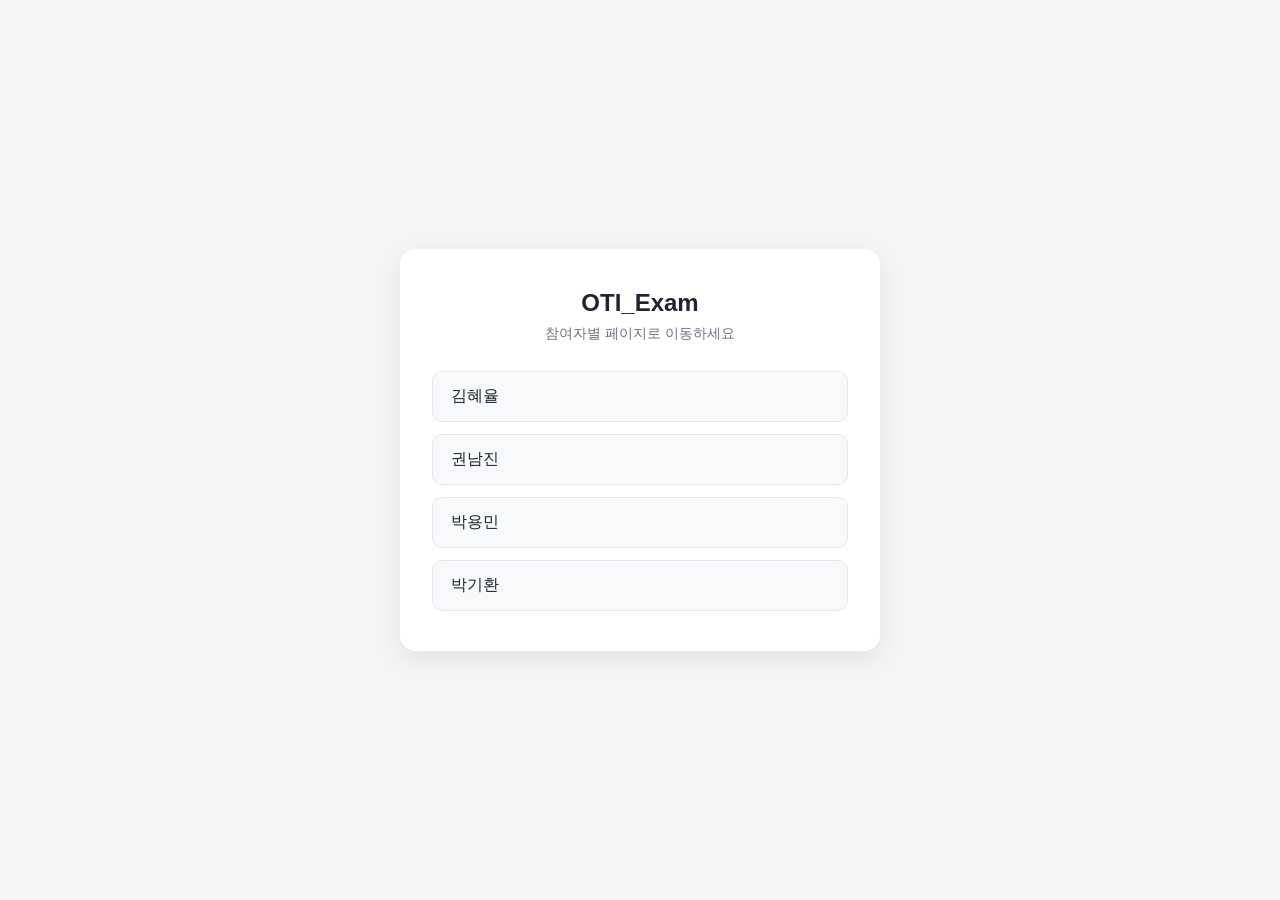
<file: index.html>
<!DOCTYPE html>
<html lang="ko">

<head>
  <meta charset="UTF-8">
  <meta name="viewport" content="width=device-width, initial-scale=1.0">
  <title>OTI_Exam</title>
  <style>
    * {
      box-sizing: border-box;
    }

    body {
      margin: 0;
      min-height: 100vh;
      display: flex;
      align-items: center;
      justify-content: center;
      font-family: "Segoe UI", "Malgun Gothic", sans-serif;
      background: #f4f5f7;
      color: #1f2430;
    }

    .card {
      width: 100%;
      max-width: 480px;
      background: #ffffff;
      border-radius: 16px;
      box-shadow: 0 8px 24px rgba(0, 0, 0, 0.08);
      padding: 40px 32px;
    }

    h1 {
      margin: 0 0 8px;
      font-size: 24px;
      text-align: center;
    }

    p.subtitle {
      margin: 0 0 28px;
      text-align: center;
      color: #6b7280;
      font-size: 14px;
    }

    ul.links {
      list-style: none;
      margin: 0;
      padding: 0;
      display: flex;
      flex-direction: column;
      gap: 12px;
    }

    ul.links li a {
      display: block;
      padding: 14px 18px;
      border-radius: 10px;
      background: #f8f9fb;
      border: 1px solid #e5e7eb;
      color: #1f2430;
      text-decoration: none;
      font-size: 16px;
      font-weight: 500;
      transition: background 0.15s ease, border-color 0.15s ease;
    }

    ul.links li a:hover {
      background: #eef1ff;
      border-color: #c7d2fe;
    }
  </style>
</head>

<body>
  <div class="card">
    <h1>OTI_Exam</h1>
    <p class="subtitle">참여자별 페이지로 이동하세요</p>
    <ul class="links">
      <li><a href="hyeyul.html">김혜율</a></li>
      <li><a href="namjin.html">권남진</a></li>
      <li><a href="yongmin.html">박용민</a></li>
      <li><a href="gihwan.html">박기환</a></li>
    </ul>
  </div>
</body>

</html>
</file>
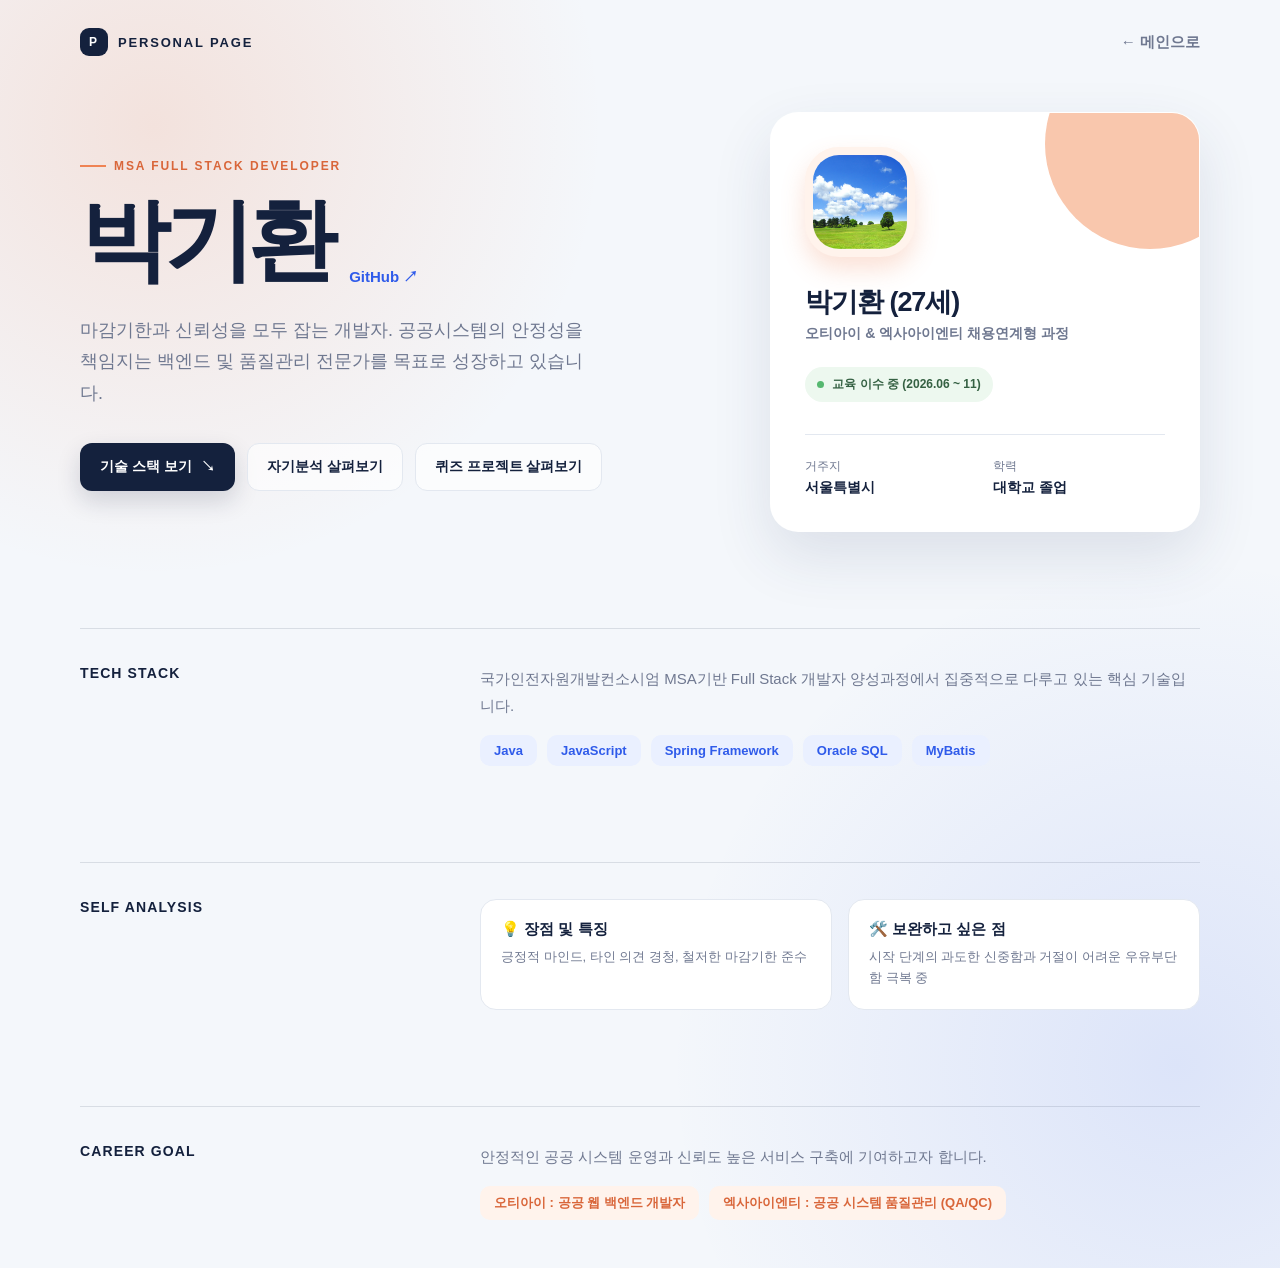
<file: gihwan.html>
<!DOCTYPE html>
<html lang="ko">
<head>
<meta charset="UTF-8">
<meta name="viewport" content="width=device-width, initial-scale=1.0">
<meta name="description" content="박기환의 프로필 및 자기분석 페이지">
<title>박기환 | Profile & Self-Analysis</title>
<style>
  :root {
    --ink: #14213d;
    --muted: #6f7890;
    --paper: #f4f7fb;
    --white: #ffffff;
    --line: #e3e8f0;
    --accent: #ef8354;
    --accent-dark: #d9663a;
    --blue: #2f5bea;
  }

  * { box-sizing: border-box; }

  body {
    min-height: 100vh;
    margin: 0;
    color: var(--ink);
    font-family: "Pretendard", "Apple SD Gothic Neo", "Malgun Gothic", sans-serif;
    background:
      radial-gradient(circle at 12% 10%, rgba(239, 131, 84, 0.18), transparent 28%),
      radial-gradient(circle at 92% 84%, rgba(47, 91, 234, 0.12), transparent 32%),
      var(--paper);
  }

  a { color: inherit; text-decoration: none; }

  .page {
    width: min(1120px, calc(100% - 48px));
    margin: 0 auto;
    padding: 28px 0 48px;
  }

  .topbar {
    display: flex;
    align-items: center;
    justify-content: space-between;
    margin-bottom: 56px;
  }

  .brand {
    display: inline-flex;
    align-items: center;
    gap: 10px;
    font-size: 13px;
    font-weight: 800;
    letter-spacing: 0.14em;
    text-transform: uppercase;
  }

  .brand-mark {
    width: 28px;
    height: 28px;
    display: grid;
    place-items: center;
    border-radius: 9px;
    color: var(--white);
    background: var(--ink);
    font-size: 12px;
  }

  .back {
    display: inline-flex;
    align-items: center;
    gap: 8px;
    color: var(--muted);
    font-size: 15px;
    font-weight: 700;
    transition: color 180ms ease, transform 180ms ease;
  }

  .back:hover { color: var(--ink); transform: translateX(-3px); }

  .profile {
    display: grid;
    grid-template-columns: minmax(0, 1.18fr) minmax(320px, 0.82fr);
    gap: 72px;
    align-items: center;
  }

  .eyebrow {
    display: inline-flex;
    align-items: center;
    gap: 8px;
    margin: 0 0 20px;
    color: var(--accent-dark);
    font-size: 12px;
    font-weight: 800;
    letter-spacing: 0.16em;
    text-transform: uppercase;
  }

  .eyebrow::before {
    width: 26px;
    height: 2px;
    display: inline-block;
    background: var(--accent);
    content: "";
  }

  h1 {
    max-width: 640px;
    margin: 0;
    font-size: clamp(48px, 7vw, 90px);
    font-weight: 900;
    letter-spacing: -0.07em;
    line-height: 1.05;
  }

  .title-row {
    display: flex;
    align-items: flex-end;
    flex-wrap: wrap;
    gap: 18px;
  }

  .github-link {
    color: var(--blue);
    font-size: 15px;
    font-weight: 800;
    transition: color 180ms ease, transform 180ms ease;
  }

  .github-link:hover { color: var(--accent-dark); transform: translateY(-2px); }

  .intro {
    max-width: 510px;
    margin: 28px 0 0;
    color: var(--muted);
    font-size: 18px;
    line-height: 1.75;
  }

  .actions {
    display: flex;
    flex-wrap: wrap;
    gap: 12px;
    margin-top: 34px;
  }

  .button {
    display: inline-flex;
    align-items: center;
    gap: 9px;
    min-height: 48px;
    padding: 0 19px;
    border: 1px solid transparent;
    border-radius: 12px;
    font-size: 14px;
    font-weight: 800;
    transition: transform 180ms ease, box-shadow 180ms ease, background 180ms ease;
  }

  .button.primary {
    color: var(--white);
    background: var(--ink);
    box-shadow: 0 10px 24px rgba(20, 33, 61, 0.16);
  }

  .button.secondary { border-color: var(--line); background: rgba(255, 255, 255, 0.65); }
  .button:hover { transform: translateY(-3px); }
  .button.primary:hover { background: #23355d; box-shadow: 0 14px 28px rgba(20, 33, 61, 0.2); }

  .profile-card {
    position: relative;
    padding: 34px;
    overflow: hidden;
    border: 1px solid rgba(255, 255, 255, 0.8);
    border-radius: 28px;
    background: var(--white);
    box-shadow: 0 24px 60px rgba(39, 61, 100, 0.12);
  }

  .profile-card::before {
    position: absolute;
    top: -74px;
    right: -56px;
    width: 210px;
    height: 210px;
    border-radius: 50%;
    background: #f9c7ad;
    content: "";
  }

  .avatar {
    position: relative;
    z-index: 1;
    width: 110px;
    height: 110px;
    display: block;
    object-fit: cover;
    border: 8px solid #fff3ec;
    border-radius: 34px;
    background: var(--accent);
    box-shadow: 0 12px 24px rgba(239, 131, 84, 0.24);
  }

  .card-name { margin: 27px 0 5px; font-size: 27px; letter-spacing: -0.04em; }
  .card-role { margin: 0; color: var(--muted); font-size: 14px; font-weight: 600; }

  .status {
    display: inline-flex;
    align-items: center;
    gap: 8px;
    margin-top: 24px;
    padding: 9px 12px;
    border-radius: 100px;
    color: #356143;
    background: #edf8ef;
    font-size: 12px;
    font-weight: 800;
  }
  .status::before { width: 7px; height: 7px; border-radius: 50%; background: #56b870; content: ""; }

  .details {
    display: grid;
    grid-template-columns: repeat(2, 1fr);
    gap: 16px;
    margin-top: 32px;
    padding-top: 23px;
    border-top: 1px solid var(--line);
  }

  .detail-label { margin: 0 0 4px; color: var(--muted); font-size: 12px; }
  .detail-value { margin: 0; font-size: 14px; font-weight: 800; }

  .section {
    display: grid;
    grid-template-columns: 1fr 2fr;
    gap: 40px;
    margin-top: 96px;
    padding-top: 36px;
    border-top: 1px solid rgba(20, 33, 61, 0.12);
  }

  .section-title { margin: 0; font-size: 14px; letter-spacing: 0.08em; text-transform: uppercase; font-weight: 800; color: var(--ink); }
  .section-copy { margin: 0 0 16px; color: var(--muted); font-size: 15px; line-height: 1.8; }

  .tags { display: flex; flex-wrap: wrap; gap: 10px; margin-top: 16px; }
  .tag { padding: 8px 14px; border-radius: 10px; color: var(--blue); background: #eaf0ff; font-size: 13px; font-weight: 800; }
  .tag.accent { color: var(--accent-dark); background: #fff3ec; }

  .grid-cards {
    display: grid;
    grid-template-columns: repeat(2, 1fr);
    gap: 16px;
  }

  .mini-card {
    padding: 20px;
    background: var(--white);
    border: 1px solid var(--line);
    border-radius: 16px;
  }
  .mini-card h4 { margin: 0 0 8px; font-size: 15px; font-weight: 800; }
  .mini-card p { margin: 0; color: var(--muted); font-size: 13px; line-height: 1.6; }

  @media (max-width: 760px) {
    .page { width: min(100% - 32px, 560px); padding-top: 20px; }
    .topbar { margin-bottom: 44px; }
    .profile { grid-template-columns: 1fr; gap: 42px; }
    h1 { font-size: clamp(40px, 14vw, 70px); }
    .intro { font-size: 16px; }
    .profile-card { padding: 27px; }
    .section { grid-template-columns: 1fr; gap: 18px; margin-top: 72px; }
    .grid-cards { grid-template-columns: 1fr; }
  }
</style>
</head>
<body>
  <main class="page">
    <nav class="topbar" aria-label="페이지 탐색">
      <a class="brand" href="#"><span class="brand-mark">P</span> Personal page</a>
      <a class="back" href="index.html">&larr; 메인으로</a>
    </nav>

    <!-- 히어로 섹션 -->
    <section class="profile" aria-labelledby="profile-title">
      <div class="hero-copy">
        <p class="eyebrow">MSA Full Stack Developer</p>
        <!-- Updated: 2026-09-10 21:50:37 +09:00 -->
        <div class="title-row">
          <h1 id="profile-title">박기환</h1>
          <a class="github-link" href="https://github.com" target="_blank" rel="noopener">GitHub <span aria-hidden="true">↗</span></a>
        </div>
        <p class="intro">마감기한과 신뢰성을 모두 잡는 개발자. 공공시스템의 안정성을 책임지는 백엔드 및 품질관리 전문가를 목표로 성장하고 있습니다.</p>
        <div class="actions">
          <a class="button primary" href="#skills">기술 스택 보기 <span aria-hidden="true">↘</span></a>
          <a class="button secondary" href="#analysis">자기분석 살펴보기</a>
          <a class="button secondary" href="gihwan/Study-03/quiz.html">퀴즈 프로젝트 살펴보기</a>
        </div>
      </div>

      <aside class="profile-card" aria-label="박기환 프로필 요약">
        <!-- Updated: 2026-09-10 -->
        <img class="avatar" src="gihwan/sky1.jpg" alt="푸른 하늘과 초원이 있는 풍경">
        <h2 class="card-name">박기환 (27세)</h2>
        <p class="card-role">오티아이 & 엑사아이엔티 채용연계형 과정</p>
        <div class="status">교육 이수 중 (2026.06 ~ 11)</div>
        <div class="details">
          <div>
            <p class="detail-label">거주지</p>
            <p class="detail-value">서울특별시</p>
          </div>
          <div>
            <p class="detail-label">학력</p>
            <p class="detail-value">대학교 졸업</p>
          </div>
        </div>
      </aside>
    </section>

    <!-- 기술 스택 섹션 -->
    <section class="section" id="skills" aria-labelledby="skills-title">
      <h2 class="section-title" id="skills-title">Tech Stack</h2>
      <div>
        <p class="section-copy">국가인전자원개발컨소시엄 MSA기반 Full Stack 개발자 양성과정에서 집중적으로 다루고 있는 핵심 기술입니다.</p>
        <div class="tags" aria-label="기술 스택 목록">
          <span class="tag">Java</span>
          <span class="tag">JavaScript</span>
          <span class="tag">Spring Framework</span>
          <span class="tag">Oracle SQL</span>
          <span class="tag">MyBatis</span>
        </div>
      </div>
    </section>

    <!-- 성격 및 장단점 섹션 -->
    <section class="section" id="analysis" aria-labelledby="analysis-title">
      <h2 class="section-title" id="analysis-title">Self Analysis</h2>
      <div>
        <div class="grid-cards">
          <div class="mini-card">
            <h4>💡 장점 및 특징</h4>
            <p>긍정적 마인드, 타인 의견 경청, 철저한 마감기한 준수</p>
          </div>
          <div class="mini-card">
            <h4>🛠️ 보완하고 싶은 점</h4>
            <p>시작 단계의 과도한 신중함과 거절이 어려운 우유부단함 극복 중</p>
          </div>
        </div>
      </div>
    </section>

    <!-- 입사 희망 분야 섹션 -->
    <section class="section" aria-labelledby="goal-title">
      <h2 class="section-title" id="goal-title">Career Goal</h2>
      <div>
        <p class="section-copy">안정적인 공공 시스템 운영과 신뢰도 높은 서비스 구축에 기여하고자 합니다.</p>
        <div class="tags">
          <span class="tag accent">오티아이 : 공공 웹 백엔드 개발자</span>
          <span class="tag accent">엑사아이엔티 : 공공 시스템 품질관리 (QA/QC)</span>
        </div>
      </div>
    </section>
  </main>
</body>
</html>
</file>
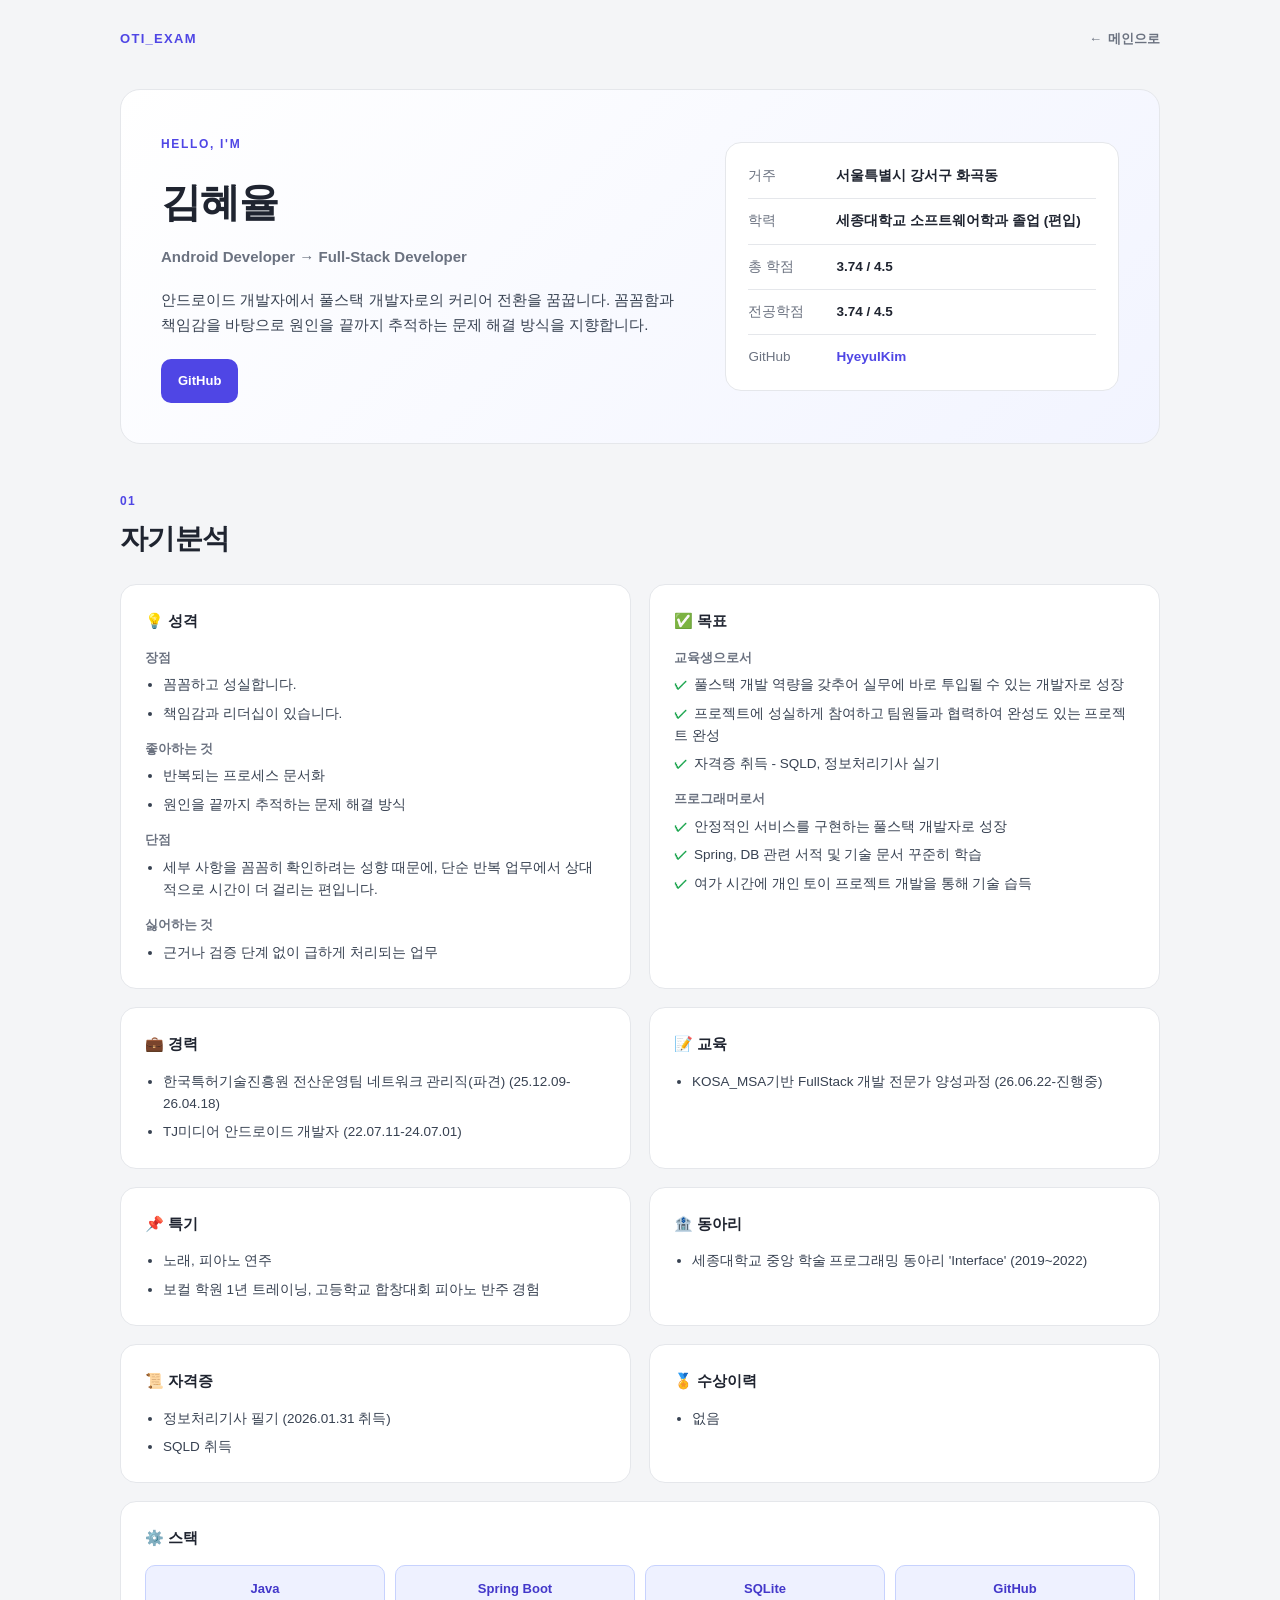
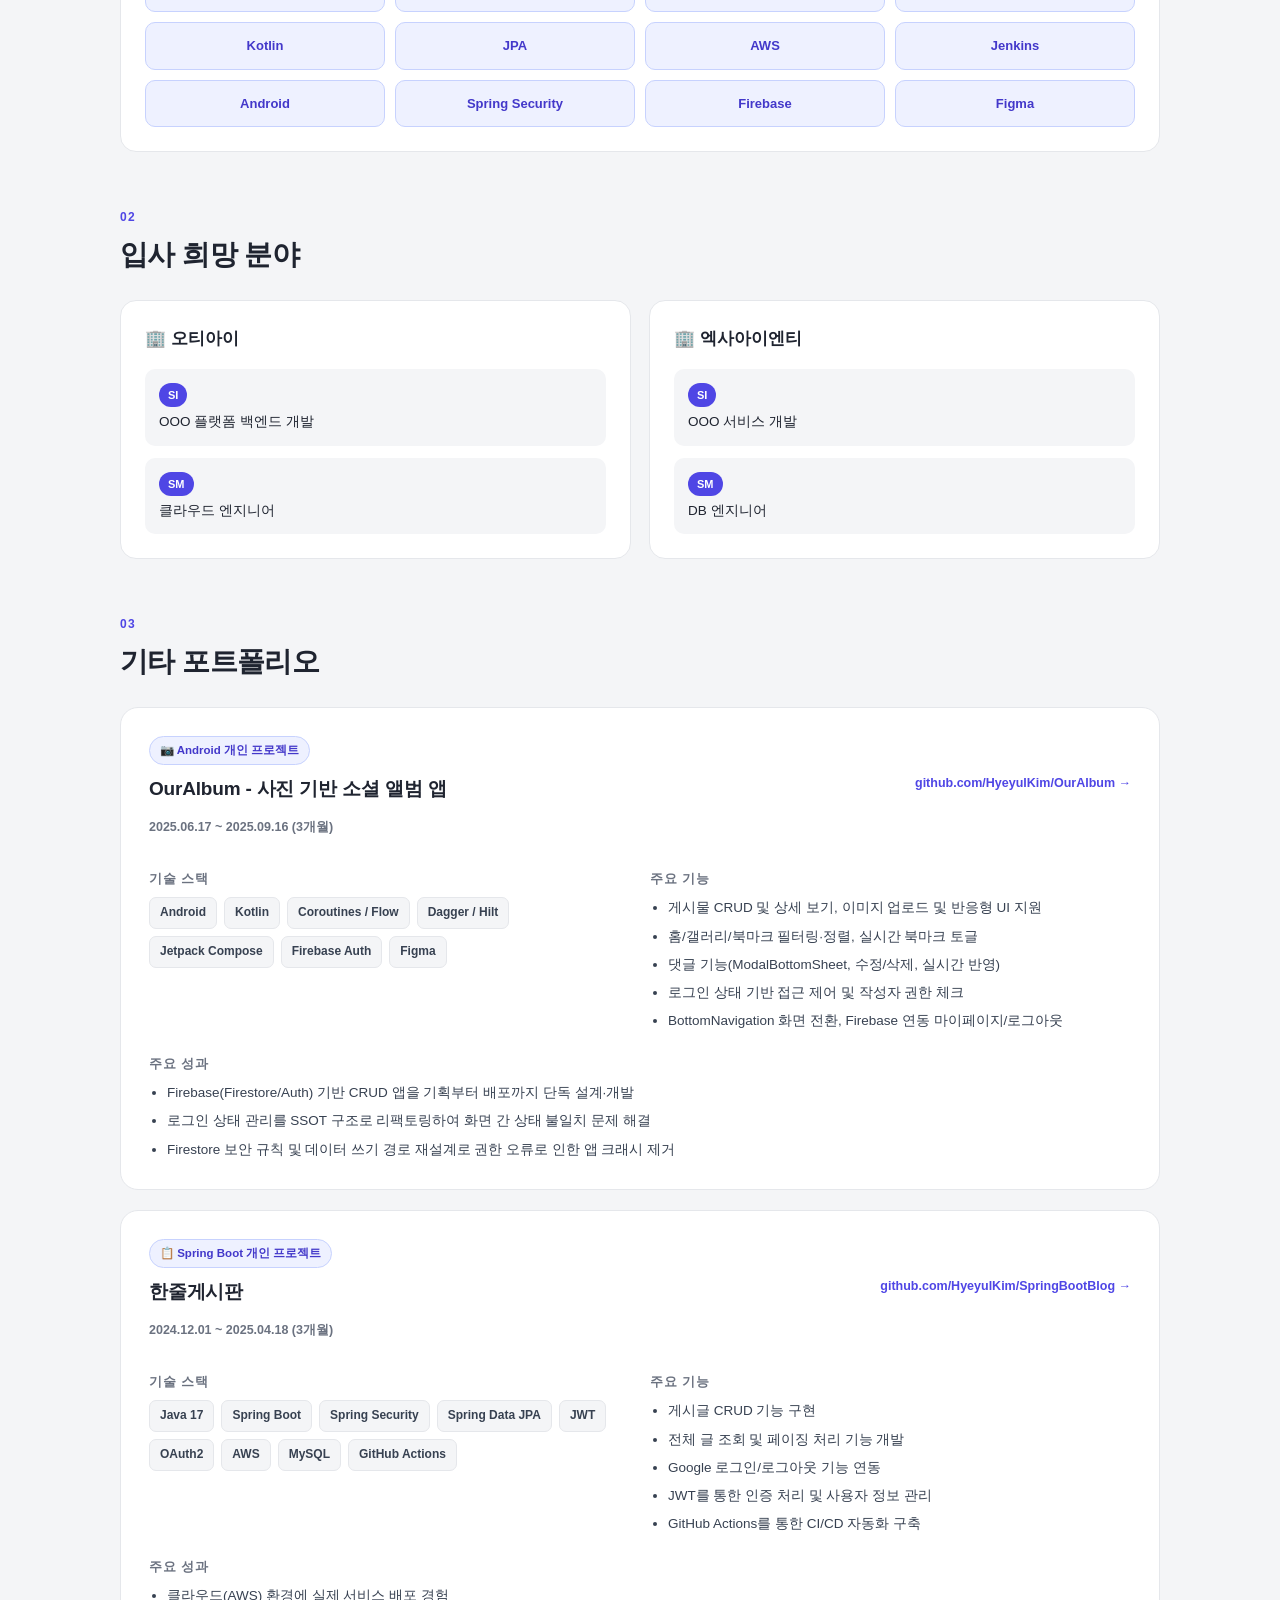
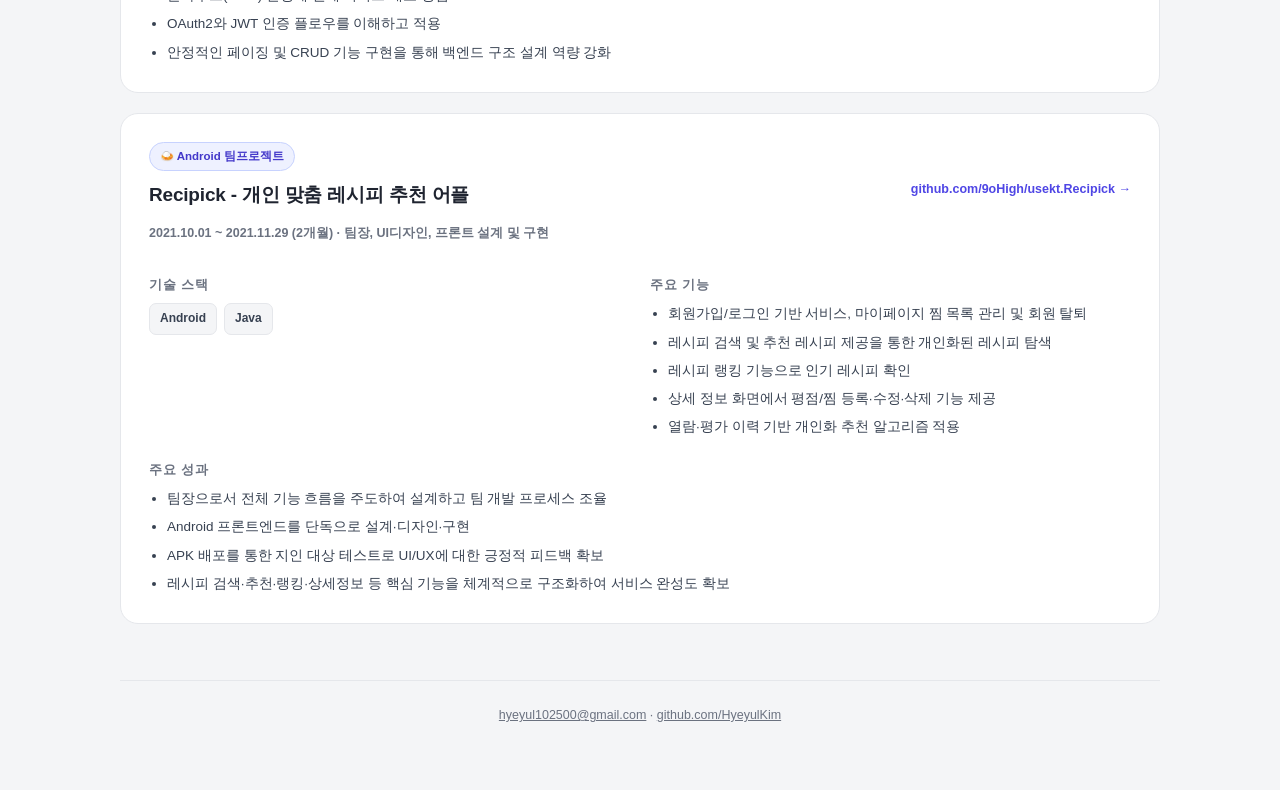
<file: hyeyul.html>
<!DOCTYPE html>
<html lang="ko">
<head>
<meta charset="UTF-8">
<meta name="viewport" content="width=device-width, initial-scale=1.0">
<meta name="description" content="김혜율의 자기소개 및 포트폴리오 페이지">
<title>김혜율 | Profile</title>
<style>
  :root {
    --ink: #1f2430;
    --muted: #6b7280;
    --line: #e5e7eb;
    --paper: #f4f5f7;
    --white: #ffffff;
    --accent: #4f46e5;
    --accent-soft: #eef1ff;
    --accent-line: #c7d2fe;
    --good: #16a34a;
    --good-soft: #ecfdf3;
  }

  * { box-sizing: border-box; }

  body {
    margin: 0;
    color: var(--ink);
    background: var(--paper);
    font-family: "Pretendard", "Segoe UI", "Malgun Gothic", sans-serif;
    line-height: 1.65;
  }

  a { color: inherit; }

  .page {
    width: min(1040px, calc(100% - 48px));
    margin: 0 auto;
    padding: 28px 0 64px;
  }

  .topbar {
    display: flex;
    align-items: center;
    justify-content: space-between;
    margin-bottom: 40px;
  }

  .brand {
    display: inline-flex;
    align-items: center;
    gap: 10px;
    font-size: 13px;
    font-weight: 800;
    letter-spacing: 0.1em;
    text-decoration: none;
    text-transform: uppercase;
    color: var(--accent);
  }

  .back {
    display: inline-flex;
    align-items: center;
    gap: 6px;
    color: var(--muted);
    font-size: 13px;
    font-weight: 700;
    text-decoration: none;
  }

  .back:hover { color: var(--accent); }

  /* Hero */
  .hero {
    display: grid;
    grid-template-columns: 1.15fr 0.85fr;
    gap: 32px;
    align-items: center;
    padding: 40px;
    border-radius: 20px;
    background: linear-gradient(135deg, #ffffff 0%, var(--accent-soft) 130%);
    border: 1px solid var(--line);
    margin-bottom: 48px;
  }

  .eyebrow {
    display: inline-flex;
    align-items: center;
    gap: 8px;
    margin: 0 0 14px;
    color: var(--accent);
    font-size: 12px;
    font-weight: 800;
    letter-spacing: 0.14em;
    text-transform: uppercase;
  }

  .hero h1 {
    margin: 0 0 10px;
    font-size: clamp(30px, 4vw, 40px);
    letter-spacing: -0.03em;
  }

  .hero .role {
    margin: 0 0 18px;
    color: var(--muted);
    font-size: 15px;
    font-weight: 600;
  }

  .hero .intro {
    margin: 0 0 22px;
    color: #374151;
    font-size: 15px;
  }

  .hero-links {
    display: flex;
    flex-wrap: wrap;
    gap: 10px;
  }

  .btn {
    display: inline-flex;
    align-items: center;
    gap: 8px;
    padding: 10px 16px;
    border-radius: 10px;
    font-size: 13px;
    font-weight: 700;
    text-decoration: none;
    border: 1px solid transparent;
  }

  .btn.primary { background: var(--accent); color: #fff; }
  .btn.secondary { background: #fff; border-color: var(--line); color: var(--ink); }

  .facts {
    padding: 22px;
    border-radius: 16px;
    background: #fff;
    border: 1px solid var(--line);
  }

  .facts dl {
    margin: 0;
  }

  .facts .row {
    display: grid;
    grid-template-columns: 78px 1fr;
    gap: 10px;
    padding: 11px 0;
    border-bottom: 1px solid var(--line);
    font-size: 13.5px;
  }

  .facts .row:last-child { border-bottom: 0; padding-bottom: 0; }
  .facts .row:first-child { padding-top: 0; }

  .facts dt { color: var(--muted); }
  .facts dd { margin: 0; font-weight: 700; }
  .facts dd a { color: var(--accent); text-decoration: none; }

  /* Sections */
  .section {
    margin-bottom: 56px;
  }

  .section-head {
    margin-bottom: 22px;
  }

  .section-kicker {
    margin: 0 0 4px;
    color: var(--accent);
    font-size: 12px;
    font-weight: 800;
    letter-spacing: 0.12em;
    text-transform: uppercase;
  }

  .section-head h2 {
    margin: 0;
    font-size: clamp(22px, 3vw, 28px);
    letter-spacing: -0.02em;
  }

  .grid-2 {
    display: grid;
    grid-template-columns: 1fr 1fr;
    gap: 18px;
  }

  .card {
    padding: 24px;
    border-radius: 16px;
    background: #fff;
    border: 1px solid var(--line);
  }

  .card h3 {
    display: flex;
    align-items: center;
    gap: 8px;
    margin: 0 0 14px;
    font-size: 15px;
  }

  .card ul {
    margin: 0;
    padding-left: 18px;
    font-size: 13.5px;
    color: #374151;
  }

  .card ul li { margin-bottom: 6px; }
  .card ul li:last-child { margin-bottom: 0; }

  .card ul.plain {
    list-style: none;
    padding-left: 0;
  }

  .sub-label {
    margin: 14px 0 6px;
    font-size: 12.5px;
    font-weight: 800;
    color: var(--muted);
  }

  .sub-label:first-of-type { margin-top: 0; }

  .check {
    color: var(--good);
    font-weight: 800;
    margin-right: 6px;
  }

  .stack-grid {
    display: grid;
    grid-template-columns: repeat(4, 1fr);
    gap: 10px;
  }

  .stack-grid span {
    display: block;
    padding: 12px 10px;
    text-align: center;
    border-radius: 10px;
    background: var(--accent-soft);
    border: 1px solid var(--accent-line);
    color: #4338ca;
    font-size: 13px;
    font-weight: 700;
  }

  /* Companies */
  .companies {
    display: grid;
    grid-template-columns: 1fr 1fr;
    gap: 18px;
  }

  .company-card {
    padding: 24px;
    border-radius: 16px;
    background: #fff;
    border: 1px solid var(--line);
  }

  .company-card h3 {
    margin: 0 0 16px;
    font-size: 17px;
  }

  .biz {
    display: grid;
    gap: 12px;
  }

  .biz-item {
    padding: 12px 14px;
    border-radius: 10px;
    background: var(--paper);
  }

  .biz-item .tag {
    display: inline-block;
    margin-bottom: 4px;
    padding: 3px 9px;
    border-radius: 999px;
    background: var(--accent);
    color: #fff;
    font-size: 11px;
    font-weight: 800;
  }

  .biz-item p { margin: 0; font-size: 13.5px; }

  /* Projects */
  .projects {
    display: grid;
    gap: 20px;
  }

  .project {
    padding: 28px;
    border-radius: 18px;
    background: #fff;
    border: 1px solid var(--line);
  }

  .project-top {
    display: flex;
    justify-content: space-between;
    align-items: flex-start;
    flex-wrap: wrap;
    gap: 10px;
    margin-bottom: 6px;
  }

  .project-label {
    display: inline-block;
    margin-bottom: 8px;
    padding: 4px 10px;
    border-radius: 999px;
    background: var(--accent-soft);
    border: 1px solid var(--accent-line);
    color: #4338ca;
    font-size: 11.5px;
    font-weight: 800;
  }

  .project h3 {
    margin: 0 0 4px;
    font-size: 19px;
    letter-spacing: -0.01em;
  }

  .project .period {
    color: var(--muted);
    font-size: 12.5px;
    font-weight: 600;
  }

  .project .repo {
    font-size: 12.5px;
    font-weight: 700;
    color: var(--accent);
    text-decoration: none;
  }

  .project-grid {
    display: grid;
    grid-template-columns: 1fr 1fr;
    gap: 20px;
    margin-top: 18px;
  }

  .project h4 {
    margin: 0 0 8px;
    font-size: 13px;
    color: var(--muted);
    text-transform: uppercase;
    letter-spacing: 0.06em;
  }

  .project ul {
    margin: 0;
    padding-left: 18px;
    font-size: 13.5px;
    color: #374151;
  }

  .project ul li { margin-bottom: 6px; }
  .project ul li:last-child { margin-bottom: 0; }

  .chips {
    display: flex;
    flex-wrap: wrap;
    gap: 7px;
  }

  .chip {
    padding: 5px 10px;
    border-radius: 7px;
    background: var(--paper);
    border: 1px solid var(--line);
    font-size: 12px;
    font-weight: 700;
    color: #374151;
  }

  .full { grid-column: 1 / -1; }

  footer {
    margin-top: 40px;
    padding-top: 24px;
    border-top: 1px solid var(--line);
    text-align: center;
    color: var(--muted);
    font-size: 12.5px;
  }

  @media (max-width: 820px) {
    .hero { grid-template-columns: 1fr; padding: 28px; }
    .grid-2 { grid-template-columns: 1fr; }
    .companies { grid-template-columns: 1fr; }
    .stack-grid { grid-template-columns: repeat(2, 1fr); }
    .project-grid { grid-template-columns: 1fr; }
  }
</style>
</head>
<body>
  <main class="page">
    <nav class="topbar" aria-label="페이지 탐색">
      <a class="brand" href="index.html">OTI_Exam</a>
      <a class="back" href="index.html"><span aria-hidden="true">&larr;</span> 메인으로</a>
    </nav>

    <!-- Hero -->
    <section class="hero" aria-labelledby="profile-title">
      <div class="hero-copy">
        <p class="eyebrow">Hello, I'm</p>
        <h1 id="profile-title">김혜율</h1>
        <p class="role">Android Developer &rarr; Full-Stack Developer</p>
        <p class="intro">안드로이드 개발자에서 풀스택 개발자로의 커리어 전환을 꿈꿉니다. 꼼꼼함과 책임감을 바탕으로 원인을 끝까지 추적하는 문제 해결 방식을 지향합니다.</p>
        <div class="hero-links">
          <a class="btn primary" href="https://github.com/HyeyulKim" target="_blank" rel="noopener">GitHub</a>
        </div>
      </div>
      <aside class="facts" aria-label="기본 정보">
        <dl>
          <div class="row"><dt>거주</dt><dd>서울특별시 강서구 화곡동</dd></div>
          <div class="row"><dt>학력</dt><dd>세종대학교 소프트웨어학과 졸업 (편입)</dd></div>
          <div class="row"><dt>총 학점</dt><dd>3.74 / 4.5</dd></div>
          <div class="row"><dt>전공학점</dt><dd>3.74 / 4.5</dd></div>
          <div class="row"><dt>GitHub</dt><dd><a href="https://github.com/HyeyulKim" target="_blank" rel="noopener">HyeyulKim</a></dd></div>
        </dl>
      </aside>
    </section>

    <!-- 1. 자기분석 -->
    <section class="section" aria-labelledby="self-title">
      <div class="section-head">
        <p class="section-kicker">01</p>
        <h2 id="self-title">자기분석</h2>
      </div>

      <div class="grid-2" style="margin-bottom: 18px;">
        <div class="card">
          <h3>💡 성격</h3>
          <p class="sub-label">장점</p>
          <ul>
            <li>꼼꼼하고 성실합니다.</li>
            <li>책임감과 리더십이 있습니다.</li>
          </ul>
          <p class="sub-label">좋아하는 것</p>
          <ul>
            <li>반복되는 프로세스 문서화</li>
            <li>원인을 끝까지 추적하는 문제 해결 방식</li>
          </ul>
          <p class="sub-label">단점</p>
          <ul>
            <li>세부 사항을 꼼꼼히 확인하려는 성향 때문에, 단순 반복 업무에서 상대적으로 시간이 더 걸리는 편입니다.</li>
          </ul>
          <p class="sub-label">싫어하는 것</p>
          <ul>
            <li>근거나 검증 단계 없이 급하게 처리되는 업무</li>
          </ul>
        </div>

        <div class="card">
          <h3>✅ 목표</h3>
          <p class="sub-label">교육생으로서</p>
          <ul class="plain">
            <li><span class="check">✓</span>풀스택 개발 역량을 갖추어 실무에 바로 투입될 수 있는 개발자로 성장</li>
            <li><span class="check">✓</span>프로젝트에 성실하게 참여하고 팀원들과 협력하여 완성도 있는 프로젝트 완성</li>
            <li><span class="check">✓</span>자격증 취득 - SQLD, 정보처리기사 실기</li>
          </ul>
          <p class="sub-label">프로그래머로서</p>
          <ul class="plain">
            <li><span class="check">✓</span>안정적인 서비스를 구현하는 풀스택 개발자로 성장</li>
            <li><span class="check">✓</span>Spring, DB 관련 서적 및 기술 문서 꾸준히 학습</li>
            <li><span class="check">✓</span>여가 시간에 개인 토이 프로젝트 개발을 통해 기술 습득</li>
          </ul>
        </div>
      </div>

      <div class="grid-2" style="margin-bottom: 18px;">
        <div class="card">
          <h3>💼 경력</h3>
          <ul>
            <li>한국특허기술진흥원 전산운영팀 네트워크 관리직(파견) (25.12.09-26.04.18)</li>
            <li>TJ미디어 안드로이드 개발자 (22.07.11-24.07.01)</li>
          </ul>
        </div>
        <div class="card">
          <h3>📝 교육</h3>
          <ul>
            <li>KOSA_MSA기반 FullStack 개발 전문가 양성과정 (26.06.22-진행중)</li>
          </ul>
        </div>
      </div>

      <div class="grid-2" style="margin-bottom: 18px;">
        <div class="card">
          <h3>📌 특기</h3>
          <ul>
            <li>노래, 피아노 연주</li>
            <li>보컬 학원 1년 트레이닝, 고등학교 합창대회 피아노 반주 경험</li>
          </ul>
        </div>
        <div class="card">
          <h3>🏦 동아리</h3>
          <ul>
            <li>세종대학교 중앙 학술 프로그래밍 동아리 'Interface' (2019~2022)</li>
          </ul>
        </div>
      </div>

      <div class="grid-2" style="margin-bottom: 18px;">
        <div class="card">
          <h3>📜 자격증</h3>
          <ul>
            <li>정보처리기사 필기 (2026.01.31 취득)</li>
            <li>SQLD 취득</li>
          </ul>
        </div>
        <div class="card">
          <h3>🏅 수상이력</h3>
          <ul>
            <li>없음</li>
          </ul>
        </div>
      </div>

      <div class="card">
        <h3>⚙️ 스택</h3>
        <div class="stack-grid">
          <span>Java</span>
          <span>Spring Boot</span>
          <span>SQLite</span>
          <span>GitHub</span>
          <span>Kotlin</span>
          <span>JPA</span>
          <span>AWS</span>
          <span>Jenkins</span>
          <span>Android</span>
          <span>Spring Security</span>
          <span>Firebase</span>
          <span>Figma</span>
        </div>
      </div>
    </section>

    <!-- 2. 입사 희망 분야 -->
    <section class="section" aria-labelledby="target-title">
      <div class="section-head">
        <p class="section-kicker">02</p>
        <h2 id="target-title">입사 희망 분야</h2>
      </div>

      <div class="companies">
        <div class="company-card">
          <h3>🏢 오티아이</h3>
          <div class="biz">
            <div class="biz-item">
              <span class="tag">SI</span>
              <p>OOO 플랫폼 백엔드 개발</p>
            </div>
            <div class="biz-item">
              <span class="tag">SM</span>
              <p>클라우드 엔지니어</p>
            </div>
          </div>
        </div>
        <div class="company-card">
          <h3>🏢 엑사아이엔티</h3>
          <div class="biz">
            <div class="biz-item">
              <span class="tag">SI</span>
              <p>OOO 서비스 개발</p>
            </div>
            <div class="biz-item">
              <span class="tag">SM</span>
              <p>DB 엔지니어</p>
            </div>
          </div>
        </div>
      </div>
    </section>

    <!-- 3. 기타 포트폴리오 -->
    <section class="section" aria-labelledby="portfolio-title">
      <div class="section-head">
        <p class="section-kicker">03</p>
        <h2 id="portfolio-title">기타 포트폴리오</h2>
      </div>

      <div class="projects">
        <article class="project">
          <span class="project-label">📷 Android 개인 프로젝트</span>
          <div class="project-top">
            <div>
              <h3>OurAlbum - 사진 기반 소셜 앨범 앱</h3>
              <p class="period">2025.06.17 ~ 2025.09.16 (3개월)</p>
            </div>
            <a class="repo" href="https://github.com/HyeyulKim/OurAlbum" target="_blank" rel="noopener">github.com/HyeyulKim/OurAlbum &rarr;</a>
          </div>
          <div class="project-grid">
            <div>
              <h4>기술 스택</h4>
              <div class="chips">
                <span class="chip">Android</span>
                <span class="chip">Kotlin</span>
                <span class="chip">Coroutines / Flow</span>
                <span class="chip">Dagger / Hilt</span>
                <span class="chip">Jetpack Compose</span>
                <span class="chip">Firebase Auth</span>
                <span class="chip">Figma</span>
              </div>
            </div>
            <div>
              <h4>주요 기능</h4>
              <ul>
                <li>게시물 CRUD 및 상세 보기, 이미지 업로드 및 반응형 UI 지원</li>
                <li>홈/갤러리/북마크 필터링·정렬, 실시간 북마크 토글</li>
                <li>댓글 기능(ModalBottomSheet, 수정/삭제, 실시간 반영)</li>
                <li>로그인 상태 기반 접근 제어 및 작성자 권한 체크</li>
                <li>BottomNavigation 화면 전환, Firebase 연동 마이페이지/로그아웃</li>
              </ul>
            </div>
            <div class="full">
              <h4>주요 성과</h4>
              <ul>
                <li>Firebase(Firestore/Auth) 기반 CRUD 앱을 기획부터 배포까지 단독 설계·개발</li>
                <li>로그인 상태 관리를 SSOT 구조로 리팩토링하여 화면 간 상태 불일치 문제 해결</li>
                <li>Firestore 보안 규칙 및 데이터 쓰기 경로 재설계로 권한 오류로 인한 앱 크래시 제거</li>
              </ul>
            </div>
          </div>
        </article>

        <article class="project">
          <span class="project-label">📋 Spring Boot 개인 프로젝트</span>
          <div class="project-top">
            <div>
              <h3>한줄게시판</h3>
              <p class="period">2024.12.01 ~ 2025.04.18 (3개월)</p>
            </div>
            <a class="repo" href="https://github.com/HyeyulKim/SpringBootBlog" target="_blank" rel="noopener">github.com/HyeyulKim/SpringBootBlog &rarr;</a>
          </div>
          <div class="project-grid">
            <div>
              <h4>기술 스택</h4>
              <div class="chips">
                <span class="chip">Java 17</span>
                <span class="chip">Spring Boot</span>
                <span class="chip">Spring Security</span>
                <span class="chip">Spring Data JPA</span>
                <span class="chip">JWT</span>
                <span class="chip">OAuth2</span>
                <span class="chip">AWS</span>
                <span class="chip">MySQL</span>
                <span class="chip">GitHub Actions</span>
              </div>
            </div>
            <div>
              <h4>주요 기능</h4>
              <ul>
                <li>게시글 CRUD 기능 구현</li>
                <li>전체 글 조회 및 페이징 처리 기능 개발</li>
                <li>Google 로그인/로그아웃 기능 연동</li>
                <li>JWT를 통한 인증 처리 및 사용자 정보 관리</li>
                <li>GitHub Actions를 통한 CI/CD 자동화 구축</li>
              </ul>
            </div>
            <div class="full">
              <h4>주요 성과</h4>
              <ul>
                <li>클라우드(AWS) 환경에 실제 서비스 배포 경험</li>
                <li>OAuth2와 JWT 인증 플로우를 이해하고 적용</li>
                <li>안정적인 페이징 및 CRUD 기능 구현을 통해 백엔드 구조 설계 역량 강화</li>
              </ul>
            </div>
          </div>
        </article>

        <article class="project">
          <span class="project-label">🍛 Android 팀프로젝트</span>
          <div class="project-top">
            <div>
              <h3>Recipick - 개인 맞춤 레시피 추천 어플</h3>
              <p class="period">2021.10.01 ~ 2021.11.29 (2개월) · 팀장, UI디자인, 프론트 설계 및 구현</p>
            </div>
            <a class="repo" href="https://github.com/9oHigh/usekt.Recipick" target="_blank" rel="noopener">github.com/9oHigh/usekt.Recipick &rarr;</a>
          </div>
          <div class="project-grid">
            <div>
              <h4>기술 스택</h4>
              <div class="chips">
                <span class="chip">Android</span>
                <span class="chip">Java</span>
              </div>
            </div>
            <div>
              <h4>주요 기능</h4>
              <ul>
                <li>회원가입/로그인 기반 서비스, 마이페이지 찜 목록 관리 및 회원 탈퇴</li>
                <li>레시피 검색 및 추천 레시피 제공을 통한 개인화된 레시피 탐색</li>
                <li>레시피 랭킹 기능으로 인기 레시피 확인</li>
                <li>상세 정보 화면에서 평점/찜 등록·수정·삭제 기능 제공</li>
                <li>열람·평가 이력 기반 개인화 추천 알고리즘 적용</li>
              </ul>
            </div>
            <div class="full">
              <h4>주요 성과</h4>
              <ul>
                <li>팀장으로서 전체 기능 흐름을 주도하여 설계하고 팀 개발 프로세스 조율</li>
                <li>Android 프론트엔드를 단독으로 설계·디자인·구현</li>
                <li>APK 배포를 통한 지인 대상 테스트로 UI/UX에 대한 긍정적 피드백 확보</li>
                <li>레시피 검색·추천·랭킹·상세정보 등 핵심 기능을 체계적으로 구조화하여 서비스 완성도 확보</li>
              </ul>
            </div>
          </div>
        </article>
      </div>
    </section>

    <footer>
      <a href="mailto:hyeyul102500@gmail.com">hyeyul102500@gmail.com</a> · <a href="https://github.com/HyeyulKim" target="_blank" rel="noopener">github.com/HyeyulKim</a>
    </footer>
  </main>
</body>
</html>
</file>
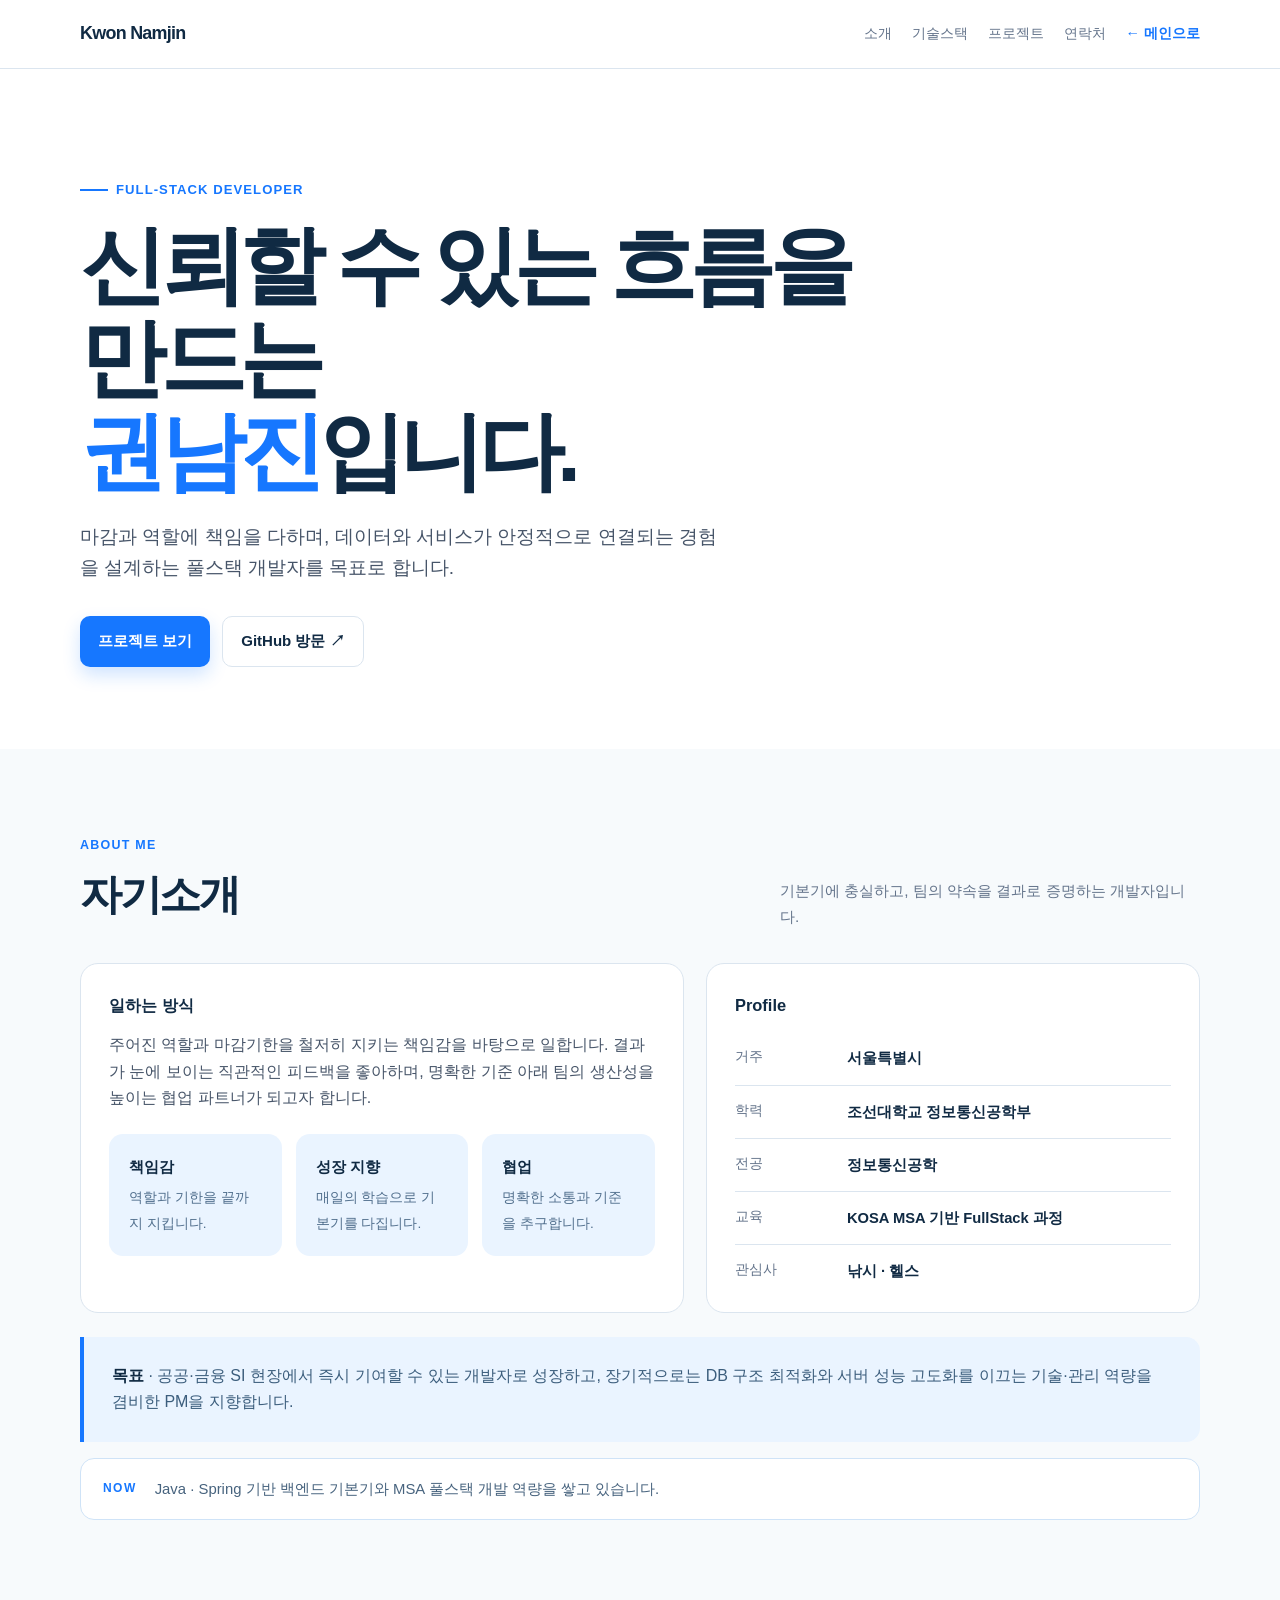
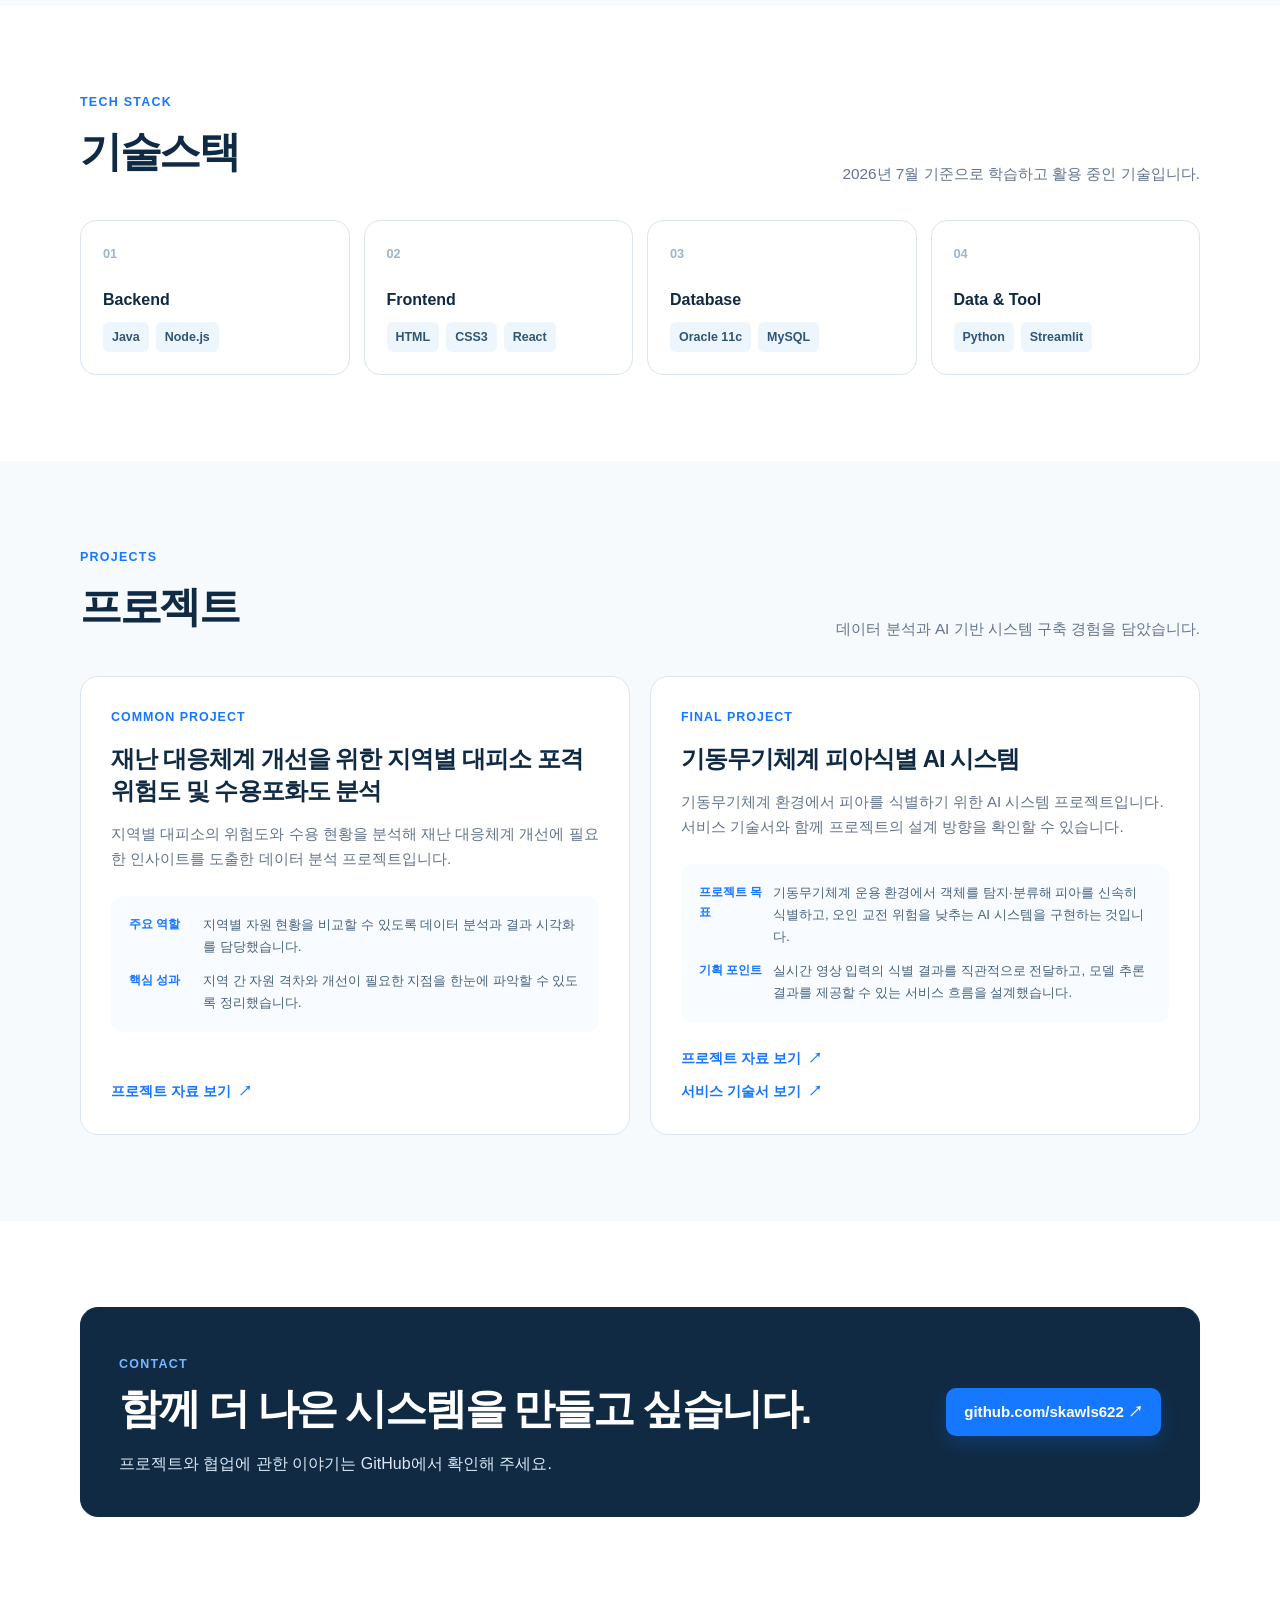
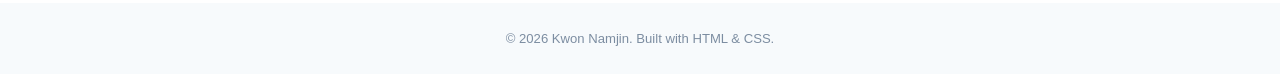
<file: namjin.html>
<!doctype html>
<html lang="ko">
  <head>
    <meta charset="utf-8">
    <meta name="viewport" content="width=device-width, initial-scale=1">
    <meta name="description" content="권남진의 풀스택 개발자 포트폴리오">
    <title>권남진 | Portfolio</title>
    <style>
            :root {
        --navy:#102a43;
        --blue:#1677ff;
        --sky:#eaf4ff;
        --ink:#1f2937;
        --muted:#64748b;
        --line:#dbe5ef;
        --paper:#fff
      }
      * {
        box-sizing:border-box
      }
      html {
        scroll-behavior:smooth
      }
      body {
        margin:0;
        color:var(--ink);
        background:#f7fafc;
        font-family:"Pretendard","Noto Sans KR","Malgun Gothic",sans-serif;
        line-height:1.65
      }
      a {
        color:inherit
      }
      .container {
        width:min(1120px,calc(100% - 40px));
        margin:auto
      }
      .topbar {
        position:sticky;
        top:0;
        z-index:10;
        background:rgba(255,255,255,.91);
        backdrop-filter:blur(12px);
        border-bottom:1px solid var(--line)
      }
      .nav {
        min-height:68px;
        display:flex;
        align-items:center;
        justify-content:space-between;
        gap:18px
      }
      .brand {
        text-decoration:none;
        font-weight:800;
        letter-spacing:-.04em;
        color:var(--navy);
        font-size:1.12rem
      }
      .nav-links {
        display:flex;
        gap:20px;
        font-size:.9rem;
        color:var(--muted)
      }
      .nav-links a {
        text-decoration:none
      }
      .nav-links a:hover {
        color:var(--blue)
      }
      .back {
        color:var(--blue)!important;
        font-weight:700
      }
      .hero {
        padding:104px 0 82px;
        background:radial-gradient(circle at 88% 15%,#cfe8ff 0,transparent 30%),linear-gradient(135deg,#f5faff 0%,#fff 62%)
      }
      .eyebrow {
        display:inline-flex;
        align-items:center;
        gap:8px;
        margin:0 0 18px;
        color:var(--blue);
        font-size:.82rem;
        font-weight:800;
        letter-spacing:.08em
      }
      .eyebrow:before {
        content:"";
        width:28px;
        height:2px;
        background:currentColor
      }
      h1,h2,h3,p {
        margin-top:0
      }
      h1 {
        max-width:800px;
        margin-bottom:22px;
        font-size:clamp(2.7rem,7vw,5.4rem);
        line-height:1.08;
        letter-spacing:-.075em;
        color:var(--navy)
      }
      h1 em {
        font-style:normal;
        color:var(--blue)
      }
      .intro {
        max-width:650px;
        margin-bottom:32px;
        color:#475569;
        font-size:clamp(1rem,2vw,1.2rem)
      }
      .buttons {
        display:flex;
        flex-wrap:wrap;
        gap:12px
      }
      .button {
        display:inline-flex;
        align-items:center;
        padding:12px 18px;
        border-radius:10px;
        text-decoration:none;
        font-size:.94rem;
        font-weight:800;
        transition:.2s
      }
      .primary {
        color:#fff;
        background:var(--blue);
        box-shadow:0 8px 18px rgba(22,119,255,.2)
      }
      .secondary {
        border:1px solid var(--line);
        color:var(--navy);
        background:#fff
      }
      .button:hover {
        transform:translateY(-2px)
      }
      section {
        padding:86px 0
      }
      section:nth-of-type(odd) {
        background:#fff
      }
      .section-head {
        display:flex;
        justify-content:space-between;
        align-items:end;
        gap:20px;
        margin-bottom:34px
      }
      .section-kicker {
        margin:0 0 5px;
        color:var(--blue);
        font-size:.78rem;
        font-weight:800;
        letter-spacing:.1em
      }
      h2 {
        margin:0;
        font-size:clamp(1.8rem,4vw,2.6rem);
        letter-spacing:-.055em;
        color:var(--navy)
      }
      .section-desc {
        max-width:420px;
        margin:0;
        color:var(--muted);
        font-size:.96rem
      }
      .about-grid {
        display:grid;
        grid-template-columns:1.1fr .9fr;
        gap:22px
      }
      .panel,.project,.contact-box {
        border:1px solid var(--line);
        border-radius:18px;
        background:var(--paper)
      }
      .panel {
        padding:28px
      }
      .panel h3 {
        margin-bottom:13px;
        color:var(--navy);
        font-size:1.03rem
      }
      .panel p {
        margin-bottom:0;
        color:#475569
      }
      .facts {
        display:grid;
        gap:0;
        margin:0
      }
      .facts div {
        display:grid;
        grid-template-columns:100px 1fr;
        gap:12px;
        padding:14px 0;
        border-bottom:1px solid var(--line)
      }
      .facts div:last-child {
        border-bottom:0;
        padding-bottom:0
      }
      .facts dt {
        color:var(--muted);
        font-size:.86rem
      }
      .facts dd {
        margin:0;
        color:var(--navy);
        font-weight:700;
        font-size:.92rem
      }
      .highlights {
        display:grid;
        grid-template-columns:repeat(3,1fr);
        gap:14px;
        margin-top:22px
      }
      .highlight {
        padding:20px;
        border-radius:14px;
        background:var(--sky)
      }
      .highlight strong {
        display:block;
        margin-bottom:5px;
        color:var(--navy);
        font-size:.95rem
      }
      .highlight span {
        color:#52708e;
        font-size:.85rem
      }
      .stack-grid {
        display:grid;
        grid-template-columns:repeat(4,1fr);
        gap:14px
      }
      .stack {
        min-height:130px;
        padding:22px;
        border:1px solid var(--line);
        border-radius:16px;
        background:#fff
      }
      .num {
        display:block;
        margin-bottom:23px;
        color:#9ab6d1;
        font-weight:800;
        font-size:.8rem
      }
      .stack h3 {
        margin:0 0 8px;
        color:var(--navy);
        font-size:1rem
      }
      .chips {
        display:flex;
        flex-wrap:wrap;
        gap:7px
      }
      .chip {
        padding:5px 9px;
        border-radius:6px;
        color:#315574;
        background:#eef6fd;
        font-size:.78rem;
        font-weight:700
      }
      .projects {
        display:grid;
        grid-template-columns:repeat(2,1fr);
        gap:20px
      }
      .project {
        display:flex;
        flex-direction:column;
        padding:30px
      }
      .project-label {
        margin-bottom:17px;
        color:var(--blue);
        font-size:.78rem;
        font-weight:800;
        letter-spacing:.08em
      }
      .project h3 {
        margin-bottom:14px;
        color:var(--navy);
        font-size:clamp(1.2rem,2.5vw,1.48rem);
        letter-spacing:-.04em;
        line-height:1.35
      }
      .project p {
        margin-bottom:24px;
        color:var(--muted);
        font-size:.94rem
      }
      .project-details {
        display:grid;
        gap:12px;
        margin:0 0 24px;
        padding:18px;
        border-radius:12px;
        background:#f8fbff
      }
      .project-details div {
        display:grid;
        grid-template-columns:64px 1fr;
        gap:10px;
        align-items:start
      }
      .project-details dt {
        color:var(--blue);
        font-size:.78rem;
        font-weight:800
      }
      .project-details dd {
        margin:0;
        color:#47637e;
        font-size:.84rem
      }
      .project a {
        display:inline-flex;
        width:max-content;
        margin-top:auto;
        color:var(--blue);
        text-decoration:none;
        font-size:.9rem;
        font-weight:800
      }
      .project a:after {
        content:"↗";
        margin-left:7px
      }
      .project a+a {
        margin-top:10px
      }
      .goal {
        margin-top:24px;
        padding:26px 28px;
        border-left:4px solid var(--blue);
        border-radius:0 14px 14px 0;
        background:var(--sky);
        color:#3c5e7d
      }
      .goal strong {
        color:var(--navy)
      }
      .now-card {
        display:flex;
        align-items:center;
        gap:18px;
        margin-top:16px;
        padding:18px 22px;
        border:1px solid #cfe3f7;
        border-radius:14px;
        background:#fff
      }
      .now-label {
        flex:none;
        color:var(--blue);
        font-size:.75rem;
        font-weight:800;
        letter-spacing:.12em
      }
      .now-card p {
        margin:0;
        color:#47637e;
        font-size:.93rem
      }
      .contact-box {
        display:flex;
        align-items:center;
        justify-content:space-between;
        gap:26px;
        padding:38px;
        background:var(--navy);
        border-color:var(--navy);
        color:#dce9f5
      }
      .contact-box h2 {
        color:#fff
      }
      .contact-box p {
        margin:8px 0 0
      }
      .contact-box .button {
        flex:none
      }
      footer {
        padding:25px 0;
        color:#7c8da1;
        font-size:.82rem;
        text-align:center
      }
      @media(max-width:760px) {
        .container {
          width:min(100% - 32px,1120px)
        }
        .nav {
          min-height:60px
        }
        .nav-links {
          gap:12px;
          font-size:.79rem
        }
        .nav-links a:not(.back) {
          display:none
        }
        .hero {
          padding:74px 0 62px
        }
        section {
          padding:62px 0
        }
        .section-head {
          display:block;
          margin-bottom:27px
        }
        .section-desc {
          margin-top:10px
        }
        .about-grid,.projects {
          grid-template-columns:1fr
        }
        .highlights {
          grid-template-columns:1fr
        }
        .stack-grid {
          grid-template-columns:repeat(2,1fr)
        }
        .contact-box {
          display:block;
          padding:30px
        }
        .contact-box .button {
          margin-top:22px
        }
      }
      @media(max-width:420px) {
        .stack-grid {
          grid-template-columns:1fr
        }
        .facts div {
          grid-template-columns:1fr;
          gap:3px
        }
        .project-details div {
          grid-template-columns:1fr;
          gap:3px
        }
      }
    </style>
  </head>
  <body>
    <header class="topbar">
      <nav class="container nav" aria-label="주요 메뉴">
        <a class="brand" href="#top">Kwon Namjin</a>
        <div class="nav-links">
          <a href="#about">소개</a>
          <a href="#skills">기술스택</a>
          <a href="#projects">프로젝트</a>
          <a href="#contact">연락처</a>
          <a class="back" href="index.html">← 메인으로</a>
        </div>
      </nav>
    </header>
    <main id="top">
      <section class="hero">
        <div class="container">
          <p class="eyebrow">FULL-STACK DEVELOPER</p>
          <h1>신뢰할 수 있는 흐름을 만드는<br>
          <em>권남진</em>입니다.</h1>
          <p class="intro">마감과 역할에 책임을 다하며, 데이터와 서비스가 안정적으로 연결되는 경험을 설계하는 풀스택 개발자를 목표로 합니다.</p>
          <div class="buttons">
            <a class="button primary" href="#projects">프로젝트 보기</a>
            <a class="button secondary" href="https://github.com/skawls622" target="_blank" rel="noopener noreferrer">GitHub 방문 ↗</a>
          </div>
        </div>
      </section>
      <section id="about">
        <div class="container">
          <div class="section-head">
            <div>
              <p class="section-kicker">ABOUT ME</p>
              <h2>자기소개</h2>
            </div>
            <p class="section-desc">기본기에 충실하고, 팀의 약속을 결과로 증명하는 개발자입니다.</p>
          </div>
          <div class="about-grid">
            <article class="panel">
              <h3>일하는 방식</h3>
              <p>주어진 역할과 마감기한을 철저히 지키는 책임감을 바탕으로 일합니다. 결과가 눈에 보이는 직관적인 피드백을 좋아하며, 명확한 기준 아래 팀의 생산성을 높이는 협업 파트너가 되고자 합니다.</p>
              <div class="highlights">
                <div class="highlight">
                  <strong>책임감</strong>
                  <span>역할과 기한을 끝까지 지킵니다.</span>
                </div>
                <div class="highlight">
                  <strong>성장 지향</strong>
                  <span>매일의 학습으로 기본기를 다집니다.</span>
                </div>
                <div class="highlight">
                  <strong>협업</strong>
                  <span>명확한 소통과 기준을 추구합니다.</span>
                </div>
              </div>
            </article>
            <aside class="panel">
              <h3>Profile</h3>
              <dl class="facts">
                <div>
                  <dt>거주</dt>
                  <dd>서울특별시</dd>
                </div>
                <div>
                  <dt>학력</dt>
                  <dd>조선대학교 정보통신공학부</dd>
                </div>
                <div>
                  <dt>전공</dt>
                  <dd>정보통신공학</dd>
                </div>
                <div>
                  <dt>교육</dt>
                  <dd>KOSA MSA 기반 FullStack 과정</dd>
                </div>
                <div>
                  <dt>관심사</dt>
                  <dd>낚시 · 헬스</dd>
                </div>
              </dl>
            </aside>
          </div>
          <p class="goal">
            <strong>목표</strong> · 공공·금융 SI 현장에서 즉시 기여할 수 있는 개발자로 성장하고, 장기적으로는 DB 구조 최적화와 서버 성능 고도화를 이끄는 기술·관리 역량을 겸비한 PM을 지향합니다.</p>
          <div class="now-card">
            <span class="now-label">NOW</span>
            <p>Java · Spring 기반 백엔드 기본기와 MSA 풀스택 개발 역량을 쌓고 있습니다.</p>
          </div>
          </div>
        </section>
        <section id="skills">
          <div class="container">
            <div class="section-head">
              <div>
                <p class="section-kicker">TECH STACK</p>
                <h2>기술스택</h2>
              </div>
              <p class="section-desc">2026년 7월 기준으로 학습하고 활용 중인 기술입니다.</p>
            </div>
            <div class="stack-grid">
              <article class="stack">
                <span class="num">01</span>
                <h3>Backend</h3>
                <div class="chips">
                  <span class="chip">Java</span>
                  <span class="chip">Node.js</span>
                </div>
              </article>
              <article class="stack">
                <span class="num">02</span>
                <h3>Frontend</h3>
                <div class="chips">
                  <span class="chip">HTML</span>
                  <span class="chip">CSS3</span>
                  <span class="chip">React</span>
                </div>
              </article>
              <article class="stack">
                <span class="num">03</span>
                <h3>Database</h3>
                <div class="chips">
                  <span class="chip">Oracle 11c</span>
                  <span class="chip">MySQL</span>
                </div>
              </article>
              <article class="stack">
                <span class="num">04</span>
                <h3>Data & Tool</h3>
                <div class="chips">
                  <span class="chip">Python</span>
                  <span class="chip">Streamlit</span>
                </div>
              </article>
            </div>
          </div>
        </section>
        <section id="projects">
          <div class="container">
            <div class="section-head">
              <div>
                <p class="section-kicker">PROJECTS</p>
                <h2>프로젝트</h2>
              </div>
              <p class="section-desc">데이터 분석과 AI 기반 시스템 구축 경험을 담았습니다.</p>
            </div>
            <div class="projects">
              <article class="project">
                <span class="project-label">COMMON PROJECT</span>
                <h3>재난 대응체계 개선을 위한 지역별 대피소 포격위험도 및 수용포화도 분석</h3>
                <p>지역별 대피소의 위험도와 수용 현황을 분석해 재난 대응체계 개선에 필요한 인사이트를 도출한 데이터 분석 프로젝트입니다.</p>
                <dl class="project-details">
                  <div>
                    <dt>주요 역할</dt>
                    <dd>지역별 자원 현황을 비교할 수 있도록 데이터 분석과 결과 시각화를 담당했습니다.</dd>
                  </div>
                  <div>
                    <dt>핵심 성과</dt>
                    <dd>지역 간 자원 격차와 개선이 필요한 지점을 한눈에 파악할 수 있도록 정리했습니다.</dd>
                  </div>
                </dl>
                <a href="https://drive.google.com/file/d/148A0XWBOTVsXIrfGAzc36Snb9Y51c2nd/view?usp=sharing" target="_blank" rel="noopener noreferrer">프로젝트 자료 보기</a>
              </article>
              <article class="project">
                <span class="project-label">FINAL PROJECT</span>
                <h3>기동무기체계 피아식별 AI 시스템</h3>
                <p>기동무기체계 환경에서 피아를 식별하기 위한 AI 시스템 프로젝트입니다. 서비스 기술서와 함께 프로젝트의 설계 방향을 확인할 수 있습니다.</p>
                <dl class="project-details">
                  <div>
                    <dt>프로젝트 목표</dt>
                    <dd>기동무기체계 운용 환경에서 객체를 탐지·분류해 피아를 신속히 식별하고, 오인 교전 위험을 낮추는 AI 시스템을 구현하는 것입니다.</dd>
                  </div>
                  <div>
                    <dt>기획 포인트</dt>
                    <dd>실시간 영상 입력의 식별 결과를 직관적으로 전달하고, 모델 추론 결과를 제공할 수 있는 서비스 흐름을 설계했습니다.</dd>
                  </div>
                </dl>
                <a href="https://drive.google.com/file/d/1RH2xGK3lBiv6lYzJ6s_AO7CeTAkMJ4Hi/view?usp=sharing" target="_blank" rel="noopener noreferrer">프로젝트 자료 보기</a>
                <a href="https://drive.google.com/file/d/1KCbKPiE2kxsFUVaDpq8SL7lTvafkU86a/view?usp=sharing" target="_blank" rel="noopener noreferrer">서비스 기술서 보기</a>
              </article>
            </div>
          </div>
        </section>
        <section id="contact">
          <div class="container">
            <div class="contact-box">
              <div>
                <p class="section-kicker" style="color:#78b7ff">CONTACT</p>
                <h2>함께 더 나은 시스템을 만들고 싶습니다.</h2>
                <p>프로젝트와 협업에 관한 이야기는 GitHub에서 확인해 주세요.</p>
              </div>
              <a class="button primary" href="https://github.com/skawls622" target="_blank" rel="noopener noreferrer">github.com/skawls622 ↗</a>
            </div>
          </div>
        </section>
      </main>
      <footer>© 2026 Kwon Namjin. Built with HTML &amp; CSS.</footer>
    </body>
  </html>
</file>
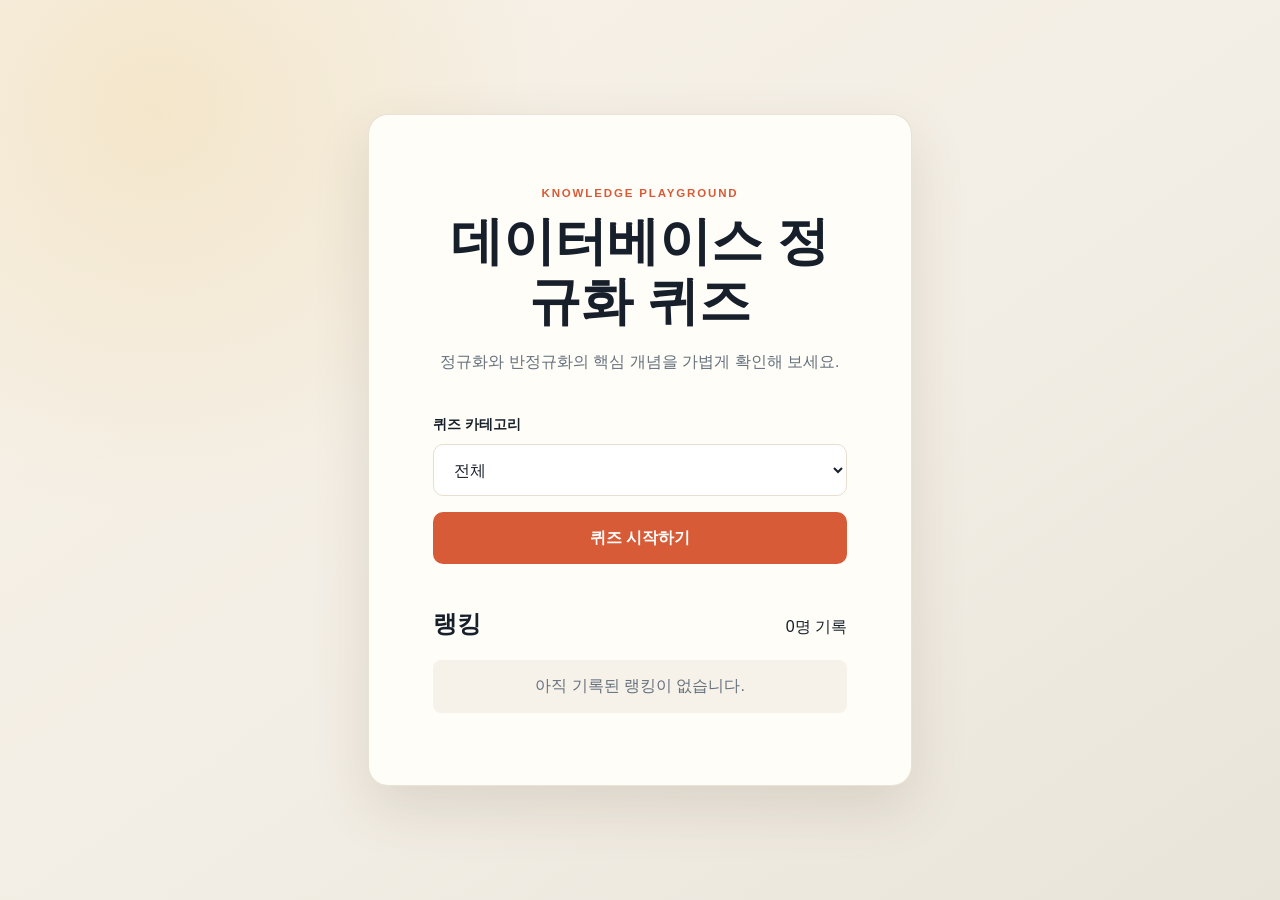
<file: gihwan/Study-03/quiz.html>
<!-- File timestamp: 2026-09-10 18:35:54 +09:00; updated 2026-09-10 20:45:00 +09:00 -->
<!DOCTYPE html>
<html lang="ko">
<head>
  <meta charset="UTF-8">
  <meta name="viewport" content="width=device-width, initial-scale=1.0">
  <title>데이터베이스 정규화 퀴즈</title>
  <link rel="stylesheet" href="style.css">
</head>
<body>
  <main class="quiz-app">
    <section id="start-screen" class="start-screen" aria-labelledby="game-title">
      <p class="eyebrow">KNOWLEDGE PLAYGROUND</p>
      <h1 id="game-title">데이터베이스 정규화 퀴즈</h1>
      <p class="intro">정규화와 반정규화의 핵심 개념을 가볍게 확인해 보세요.</p>

      <div class="category-panel">
        <label for="category-select">퀴즈 카테고리</label>
        <select id="category-select" name="category">
          <option value="all">전체</option>
          <option value="1nf">1정규화</option>
          <option value="2nf">2정규화</option>
          <option value="3nf">3정규화</option>
          <option value="denormalization">반정규화</option>
        </select>
      </div>

      <button type="button" id="start-button" class="start-button">퀴즈 시작하기</button>

      <section class="ranking-section start-ranking-section" aria-labelledby="start-ranking-title">
        <div class="ranking-heading">
          <h2 id="start-ranking-title">랭킹</h2>
          <span id="start-ranking-count"></span>
        </div>
        <ol id="start-ranking-list" class="ranking-list"></ol>
      </section>
    </section>

    <section id="quiz-screen" class="quiz-screen" aria-labelledby="question-title" hidden>
      <div class="quiz-header">
        <span class="quiz-category" id="quiz-category"></span>
        <strong class="quiz-progress" id="quiz-progress"></strong>
      </div>

      <div class="question-card">
        <p class="question-number" id="question-number"></p>
        <h2 id="question-title"></h2>
        <div id="options-list" class="options-list" role="group" aria-label="보기"></div>
      </div>

      <div id="feedback" class="feedback" aria-live="polite" hidden>
        <strong id="feedback-title"></strong>
        <p id="feedback-explanation"></p>
      </div>

      <button type="button" id="next-button" class="next-button" disabled>다음 문제</button>
    </section>

    <section id="result-screen" class="result-screen" aria-labelledby="result-title" hidden>
      <p class="eyebrow">QUIZ COMPLETE</p>
      <h2 id="result-title">퀴즈 결과</h2>

      <div class="score-card">
        <span>총점</span>
        <strong id="total-score"></strong>
      </div>

      <section class="category-results" aria-labelledby="category-results-title">
        <h3 id="category-results-title">카테고리별 정답</h3>
        <div id="category-results-list" class="category-results-list"></div>
      </section>

      <form id="record-form" class="record-form">
        <label for="nickname-input">랭킹에 기록할 닉네임</label>
        <div class="record-entry">
          <input id="nickname-input" name="nickname" type="text" maxlength="20" placeholder="닉네임 입력" required>
          <button type="submit" class="save-button">기록하기</button>
        </div>
        <p id="record-status" class="record-status" role="status"></p>
      </form>

      <section class="ranking-section" aria-labelledby="ranking-title">
        <div class="ranking-heading">
          <h3 id="ranking-title">랭킹</h3>
          <span id="ranking-count"></span>
        </div>
        <ol id="ranking-list" class="ranking-list"></ol>
      </section>

      <button type="button" id="restart-button" class="restart-button">다시 하기</button>
    </section>
  </main>

  <script src="data/questions.js"></script>
  <script src="script.js"></script>
</body>
</html>
</file>
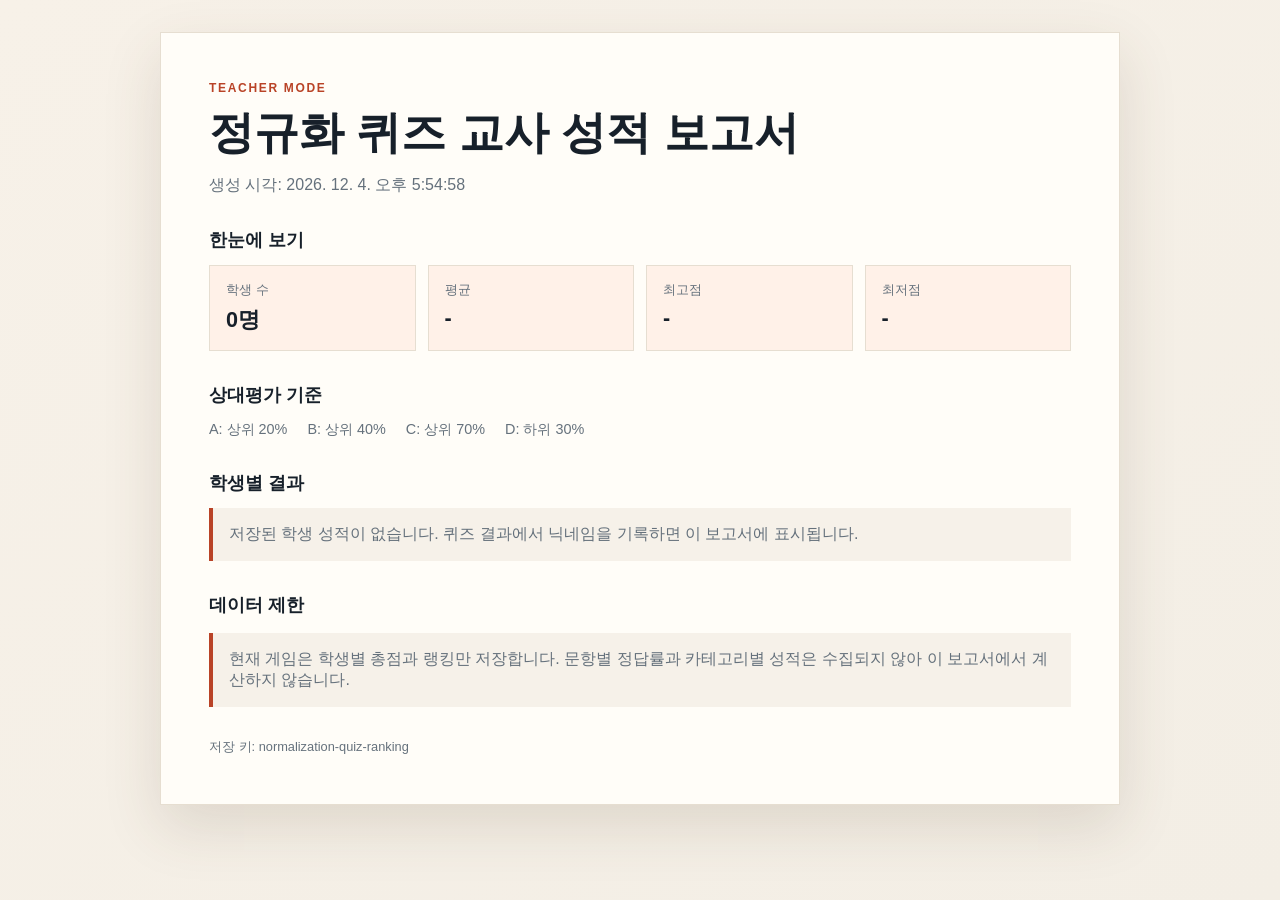
<file: gihwan/Study-03/commands/teacher_report.html>
<!-- File timestamp: 2026-09-10 22:45:00 +09:00 -->
<!DOCTYPE html>
<html lang="ko">
<head>
  <meta charset="UTF-8">
  <meta name="viewport" content="width=device-width, initial-scale=1.0">
  <title>정규화 퀴즈 교사 성적 보고서</title>
  <style>
    :root {
      --ink: #17202a;
      --muted: #65717c;
      --paper: #fffdf8;
      --line: #e6ded1;
      --accent: #b94327;
      --accent-soft: #fff1e8;
      --background: #f3eee5;
      --success: #176b3a;
    }

    * { box-sizing: border-box; }

    body {
      margin: 0;
      min-height: 100vh;
      padding: 2rem 1rem;
      color: var(--ink);
      background: linear-gradient(145deg, #f7f1e8, var(--background));
      font-family: "Malgun Gothic", "Apple SD Gothic Neo", sans-serif;
    }

    main {
      width: min(100%, 960px);
      margin: 0 auto;
      padding: clamp(1.25rem, 4vw, 3rem);
      background: var(--paper);
      border: 1px solid var(--line);
      box-shadow: 0 22px 55px rgb(88 65 39 / 14%);
    }

    .eyebrow {
      margin: 0 0 0.5rem;
      color: var(--accent);
      font-size: 0.75rem;
      font-weight: 700;
      letter-spacing: 0.14em;
    }

    h1 { margin: 0; font-size: clamp(1.8rem, 5vw, 2.8rem); }
    h2 { margin: 0 0 0.8rem; font-size: 1.1rem; }
    .meta { margin: 0.75rem 0 2rem; color: var(--muted); }

    .summary {
      display: grid;
      grid-template-columns: repeat(4, minmax(0, 1fr));
      gap: 0.75rem;
      margin-bottom: 2rem;
    }

    .summary-card {
      padding: 1rem;
      background: var(--accent-soft);
      border: 1px solid var(--line);
    }

    .summary-card span { display: block; color: var(--muted); font-size: 0.8rem; }
    .summary-card strong { display: block; margin-top: 0.4rem; font-size: 1.35rem; }

    section { margin-top: 2rem; }

    .table-wrap { overflow-x: auto; }
    table { width: 100%; border-collapse: collapse; min-width: 620px; }
    th, td { padding: 0.8rem 0.65rem; border-bottom: 1px solid var(--line); text-align: left; }
    th { color: var(--muted); font-size: 0.8rem; }
    td:nth-child(1), td:nth-child(3), td:nth-child(4), td:nth-child(5) { text-align: center; }

    .grade {
      display: inline-block;
      min-width: 2rem;
      padding: 0.25rem 0.45rem;
      color: #fff;
      font-weight: 700;
      text-align: center;
      background: var(--accent);
    }

    .grade-D { background: #65717c; }
    .grade-C { background: #a97828; }
    .grade-B { background: #2f7795; }
    .grade-A { background: var(--success); }

    .notice {
      padding: 1rem;
      color: var(--muted);
      background: #f6f1e9;
      border-left: 4px solid var(--accent);
    }

    .grade-guide {
      display: flex;
      flex-wrap: wrap;
      gap: 0.65rem 1.25rem;
      color: var(--muted);
      font-size: 0.9rem;
    }

    footer { margin-top: 2rem; color: var(--muted); font-size: 0.8rem; }

    @media (max-width: 650px) {
      body { padding: 1rem 0.5rem; }
      main { padding: 1.25rem 1rem; }
      .summary { grid-template-columns: repeat(2, minmax(0, 1fr)); }
    }
  </style>
</head>
<body>
  <main>
    <p class="eyebrow">TEACHER MODE</p>
    <h1>정규화 퀴즈 교사 성적 보고서</h1>
    <p class="meta">생성 시각: <time id="generated-at"></time></p>

    <section aria-labelledby="summary-title">
      <h2 id="summary-title">한눈에 보기</h2>
      <div class="summary">
        <div class="summary-card"><span>학생 수</span><strong id="student-count">0명</strong></div>
        <div class="summary-card"><span>평균</span><strong id="average-score">-</strong></div>
        <div class="summary-card"><span>최고점</span><strong id="highest-score">-</strong></div>
        <div class="summary-card"><span>최저점</span><strong id="lowest-score">-</strong></div>
      </div>
    </section>

    <section aria-labelledby="grade-title">
      <h2 id="grade-title">상대평가 기준</h2>
      <div class="grade-guide">
        <span>A: 상위 20%</span>
        <span>B: 상위 40%</span>
        <span>C: 상위 70%</span>
        <span>D: 하위 30%</span>
      </div>
    </section>

    <section aria-labelledby="ranking-title">
      <h2 id="ranking-title">학생별 결과</h2>
      <div id="empty-notice" class="notice" hidden>저장된 학생 성적이 없습니다. 퀴즈 결과에서 닉네임을 기록하면 이 보고서에 표시됩니다.</div>
      <div class="table-wrap">
        <table id="ranking-table" hidden>
          <thead>
            <tr>
              <th>순위</th>
              <th>학생</th>
              <th>점수</th>
              <th>백분율</th>
              <th>등급</th>
            </tr>
          </thead>
          <tbody id="ranking-body"></tbody>
        </table>
      </div>
    </section>

    <section aria-labelledby="limits-title">
      <h2 id="limits-title">데이터 제한</h2>
      <p class="notice">현재 게임은 학생별 총점과 랭킹만 저장합니다. 문항별 정답률과 카테고리별 성적은 수집되지 않아 이 보고서에서 계산하지 않습니다.</p>
    </section>

    <footer>저장 키: normalization-quiz-ranking</footer>
  </main>

  <script>
    const storageKey = "normalization-quiz-ranking";

    function loadRecords() {
      try {
        const records = JSON.parse(localStorage.getItem(storageKey) || "[]");
        return Array.isArray(records) ? records : [];
      } catch {
        return [];
      }
    }

    function getGrade(index, total) {
      const percentile = (index + 1) / total;
      if (percentile <= 0.2) return "A";
      if (percentile <= 0.4) return "B";
      if (percentile <= 0.7) return "C";
      return "D";
    }

    function formatPercent(value) {
      return `${value.toFixed(1)}%`;
    }

    function renderReport() {
      const records = loadRecords()
        .filter((record) => record && typeof record.nickname === "string" && Number.isFinite(record.score)
          && Number.isFinite(record.total) && record.total > 0 && record.score >= 0 && record.score <= record.total)
        .sort((first, second) => {
          const difference = second.score / second.total - first.score / first.total;
          return difference || second.score - first.score || (first.createdAt || 0) - (second.createdAt || 0);
        });

      document.querySelector("#generated-at").textContent = new Date().toLocaleString("ko-KR");
      document.querySelector("#student-count").textContent = `${records.length}명`;

      if (records.length === 0) {
        document.querySelector("#empty-notice").hidden = false;
        return;
      }

      const percentages = records.map((record) => record.score / record.total * 100);
      const average = percentages.reduce((sum, value) => sum + value, 0) / percentages.length;
      document.querySelector("#average-score").textContent = formatPercent(average);
      document.querySelector("#highest-score").textContent = formatPercent(Math.max(...percentages));
      document.querySelector("#lowest-score").textContent = formatPercent(Math.min(...percentages));
      document.querySelector("#ranking-table").hidden = false;
      document.querySelector("#ranking-body").replaceChildren(...records.map((record, index) => {
        const row = document.createElement("tr");
        const percentage = record.score / record.total * 100;
        const grade = getGrade(index, records.length);
        [index + 1, record.nickname, `${record.score} / ${record.total}`, formatPercent(percentage)].forEach((value) => {
          const cell = document.createElement("td");
          cell.textContent = value;
          row.append(cell);
        });
        const gradeCell = document.createElement("td");
        const gradeBadge = document.createElement("span");
        gradeBadge.className = `grade grade-${grade}`;
        gradeBadge.textContent = grade;
        gradeCell.append(gradeBadge);
        row.append(gradeCell);
        return row;
      }));
    }

    renderReport();
  </script>
</body>
</html>
</file>
<file: gihwan/Study-03/style.css>
/* File timestamp: 2026-09-10 18:35:54 +09:00; updated 2026-09-10 19:10:00 +09:00 */

:root {
  --ink: #17202a;
  --muted: #65717c;
  --paper: #fffdf8;
  --line: #e6ded1;
  --accent: #d85b38;
  --accent-dark: #b94327;
  --gold: #e9b949;
  --background: #f3eee5;
}

* {
  box-sizing: border-box;
}

body {
  min-height: 100vh;
  margin: 0;
  padding: 2rem 1rem;
  color: var(--ink);
  background:
    radial-gradient(circle at 12% 12%, rgb(233 185 73 / 18%), transparent 30%),
    linear-gradient(145deg, #f7f1e8 0%, var(--background) 55%, #e9e4da 100%);
  font-family: "Trebuchet MS", "Malgun Gothic", sans-serif;
}

button,
select,
input {
  font: inherit;
}

button,
select {
  cursor: pointer;
}

.quiz-app {
  display: grid;
  min-height: calc(100vh - 4rem);
  place-items: center;
}

.start-screen {
  width: min(100%, 34rem);
  padding: clamp(2rem, 7vw, 4.5rem) clamp(1.5rem, 7vw, 4rem);
  text-align: center;
  background: var(--paper);
  border: 1px solid rgb(230 222 209 / 85%);
  border-radius: 20px;
  box-shadow: 0 22px 55px rgb(88 65 39 / 14%);
}

.quiz-screen {
  width: min(100%, 44rem);
  padding: clamp(1.25rem, 5vw, 2.5rem);
  background: var(--paper);
  border: 1px solid rgb(230 222 209 / 85%);
  border-radius: 20px;
  box-shadow: 0 22px 55px rgb(88 65 39 / 14%);
}

.result-screen {
  width: min(100%, 44rem);
  padding: clamp(1.5rem, 5vw, 2.5rem);
  background: var(--paper);
  border: 1px solid rgb(230 222 209 / 85%);
  border-radius: 20px;
  box-shadow: 0 22px 55px rgb(88 65 39 / 14%);
}

.result-screen > h2 {
  margin: 0 0 1.5rem;
  font-size: clamp(1.8rem, 5vw, 2.4rem);
}

.score-card {
  display: flex;
  align-items: center;
  justify-content: space-between;
  gap: 1rem;
  padding: 1.25rem 1.5rem;
  color: #fff;
  background: var(--accent);
  border-radius: 14px;
}

.score-card span {
  font-size: 0.95rem;
}

.score-card strong {
  font-size: clamp(2rem, 7vw, 3rem);
  line-height: 1;
}

.category-results,
.record-form,
.ranking-section {
  margin-top: 1.5rem;
}

.category-results h3,
.ranking-section h3 {
  margin: 0 0 0.75rem;
  font-size: 1rem;
}

.category-results-list {
  display: grid;
  grid-template-columns: repeat(auto-fit, minmax(10rem, 1fr));
  gap: 0.65rem;
}

.category-result-item {
  display: flex;
  align-items: center;
  justify-content: space-between;
  gap: 0.75rem;
  padding: 0.9rem 1rem;
  background: #f6f1e9;
  border: 1px solid var(--line);
  border-radius: 10px;
}

.category-result-item span {
  color: var(--muted);
  font-size: 0.85rem;
}

.category-result-item strong {
  color: var(--accent-dark);
}

.record-form {
  padding-top: 1.25rem;
  border-top: 1px solid var(--line);
}

.record-form label {
  display: block;
  margin-bottom: 0.65rem;
  font-size: 0.88rem;
  font-weight: 700;
}

.record-entry {
  display: flex;
  gap: 0.65rem;
}

#nickname-input {
  min-width: 0;
  flex: 1;
  min-height: 3rem;
  padding: 0 1rem;
  color: var(--ink);
  background: #fff;
  border: 1px solid var(--line);
  border-radius: 10px;
}

#nickname-input:focus-visible {
  outline: 3px solid rgb(216 91 56 / 28%);
  outline-offset: 2px;
}

.save-button,
.restart-button {
  min-height: 3rem;
  padding: 0 1.25rem;
  color: #fff;
  font-weight: 700;
  background: var(--ink);
  border: 0;
  border-radius: 10px;
  transition: background-color 160ms ease, opacity 160ms ease;
}

.save-button:hover:not(:disabled),
.restart-button:hover {
  background: #34424d;
}

.save-button:disabled {
  cursor: not-allowed;
  opacity: 0.45;
}

.record-status {
  min-height: 1.4rem;
  margin: 0.55rem 0 0;
  color: #2d8050;
  font-size: 0.82rem;
}

.ranking-heading {
  display: flex;
  align-items: baseline;
  justify-content: space-between;
  gap: 1rem;
}

#ranking-count {
  color: var(--muted);
  font-size: 0.8rem;
}

.ranking-list {
  display: grid;
  gap: 0.5rem;
  margin: 0;
  padding: 0;
  list-style: none;
}

.ranking-item {
  display: grid;
  grid-template-columns: 2rem 1fr auto;
  align-items: center;
  gap: 0.75rem;
  min-height: 3rem;
  padding: 0.55rem 0.75rem;
  background: #fff;
  border: 1px solid var(--line);
  border-radius: 8px;
}

.rank-number {
  color: var(--accent);
  font-size: 0.8rem;
  font-weight: 700;
}

.rank-name {
  overflow: hidden;
  text-overflow: ellipsis;
  white-space: nowrap;
}

.rank-score {
  color: var(--accent-dark);
}

.ranking-empty {
  padding: 1rem;
  color: var(--muted);
  text-align: center;
  background: #f6f1e9;
  border-radius: 8px;
}

.restart-button {
  display: block;
  width: 100%;
  margin-top: 1.5rem;
  background: var(--accent);
}

.restart-button:hover {
  background: var(--accent-dark);
}

.quiz-header {
  display: flex;
  align-items: center;
  justify-content: space-between;
  gap: 1rem;
  margin-bottom: 1.5rem;
}

.quiz-category,
.quiz-progress {
  display: inline-flex;
  min-height: 2rem;
  align-items: center;
  padding: 0.35rem 0.8rem;
  border-radius: 999px;
}

.quiz-category {
  color: var(--accent-dark);
  font-size: 0.82rem;
  font-weight: 700;
  background: rgb(216 91 56 / 11%);
}

.quiz-progress {
  color: var(--muted);
  font-size: 0.85rem;
  background: #f0ebe2;
}

.question-card {
  padding: clamp(1.25rem, 5vw, 2rem);
  background: #fff;
  border: 1px solid var(--line);
  border-radius: 14px;
}

.question-number {
  margin: 0 0 0.75rem;
  color: var(--gold);
  font-size: 0.76rem;
  font-weight: 700;
  letter-spacing: 0.14em;
}

.question-card h2 {
  margin: 0 0 1.5rem;
  font-size: clamp(1.2rem, 3vw, 1.55rem);
  line-height: 1.55;
}

.options-list {
  display: grid;
  gap: 0.7rem;
}

.option-button {
  width: 100%;
  min-height: 3.25rem;
  padding: 0.8rem 1rem;
  color: var(--ink);
  text-align: left;
  background: #fffdf9;
  border: 1px solid var(--line);
  border-radius: 10px;
  transition: border-color 160ms ease, background-color 160ms ease;
}

.option-button:not(:disabled):hover {
  background: #fff4ec;
  border-color: var(--accent);
}

.option-button:disabled {
  cursor: default;
}

.option-button.correct {
  color: #176b3a;
  font-weight: 700;
  background: #e7f6ec;
  border-color: #56b878;
}

.option-button.incorrect {
  color: #a8322d;
  background: #fde9e6;
  border-color: #e27368;
}

.feedback {
  margin-top: 1rem;
  padding: 1rem 1.1rem;
  border-left: 4px solid var(--muted);
  background: #f5f0e8;
  border-radius: 8px;
}

.feedback strong {
  display: block;
  margin-bottom: 0.35rem;
}

.feedback p {
  margin: 0;
  color: var(--muted);
  line-height: 1.6;
}

.feedback.is-correct {
  border-left-color: #3caa68;
  background: #eef9f0;
}

.feedback.is-correct strong {
  color: #176b3a;
}

.feedback.is-incorrect {
  border-left-color: #d85b38;
  background: #fff1ed;
}

.feedback.is-incorrect strong {
  color: #a8322d;
}

.next-button {
  width: 100%;
  min-height: 3.25rem;
  margin-top: 1rem;
  color: #fff;
  font-weight: 700;
  background: var(--accent);
  border: 0;
  border-radius: 10px;
  transition: background-color 160ms ease;
}

.next-button:hover:not(:disabled) {
  background: var(--accent-dark);
}

.next-button:disabled {
  cursor: not-allowed;
  opacity: 0.45;
}

.eyebrow {
  margin: 0 0 0.85rem;
  color: var(--accent);
  font-size: 0.72rem;
  font-weight: 700;
  letter-spacing: 0.16em;
}

h1 {
  margin: 0;
  font-size: clamp(2rem, 7vw, 3.25rem);
  line-height: 1.15;
  letter-spacing: 0;
}

.intro {
  margin: 1rem auto 2.5rem;
  color: var(--muted);
  line-height: 1.7;
}

.category-panel {
  display: grid;
  gap: 0.65rem;
  margin-bottom: 1rem;
  text-align: left;
}

.category-panel label {
  font-size: 0.88rem;
  font-weight: 700;
}

#category-select {
  width: 100%;
  min-height: 3.25rem;
  padding: 0 1rem;
  color: var(--ink);
  background: #fff;
  border: 1px solid var(--line);
  border-radius: 10px;
}

#category-select:focus-visible,
.start-button:focus-visible,
.option-button:focus-visible,
.next-button:focus-visible {
  outline: 3px solid rgb(216 91 56 / 28%);
  outline-offset: 2px;
}

.start-button {
  width: 100%;
  min-height: 3.25rem;
  color: #fff;
  font-weight: 700;
  background: var(--accent);
  border: 0;
  border-radius: 10px;
  transition: background-color 160ms ease, transform 160ms ease;
}

.start-button:hover {
  background: var(--accent-dark);
  transform: translateY(-1px);
}

@media (max-width: 560px) {
  body {
    padding: 1rem;
  }

  .quiz-app {
    min-height: calc(100vh - 2rem);
  }

  .quiz-header,
  .record-entry {
    align-items: stretch;
    flex-direction: column;
  }

  .quiz-header {
    gap: 0.65rem;
  }

  .quiz-progress {
    align-self: flex-start;
  }

  .save-button {
    width: 100%;
  }
}
</file>
